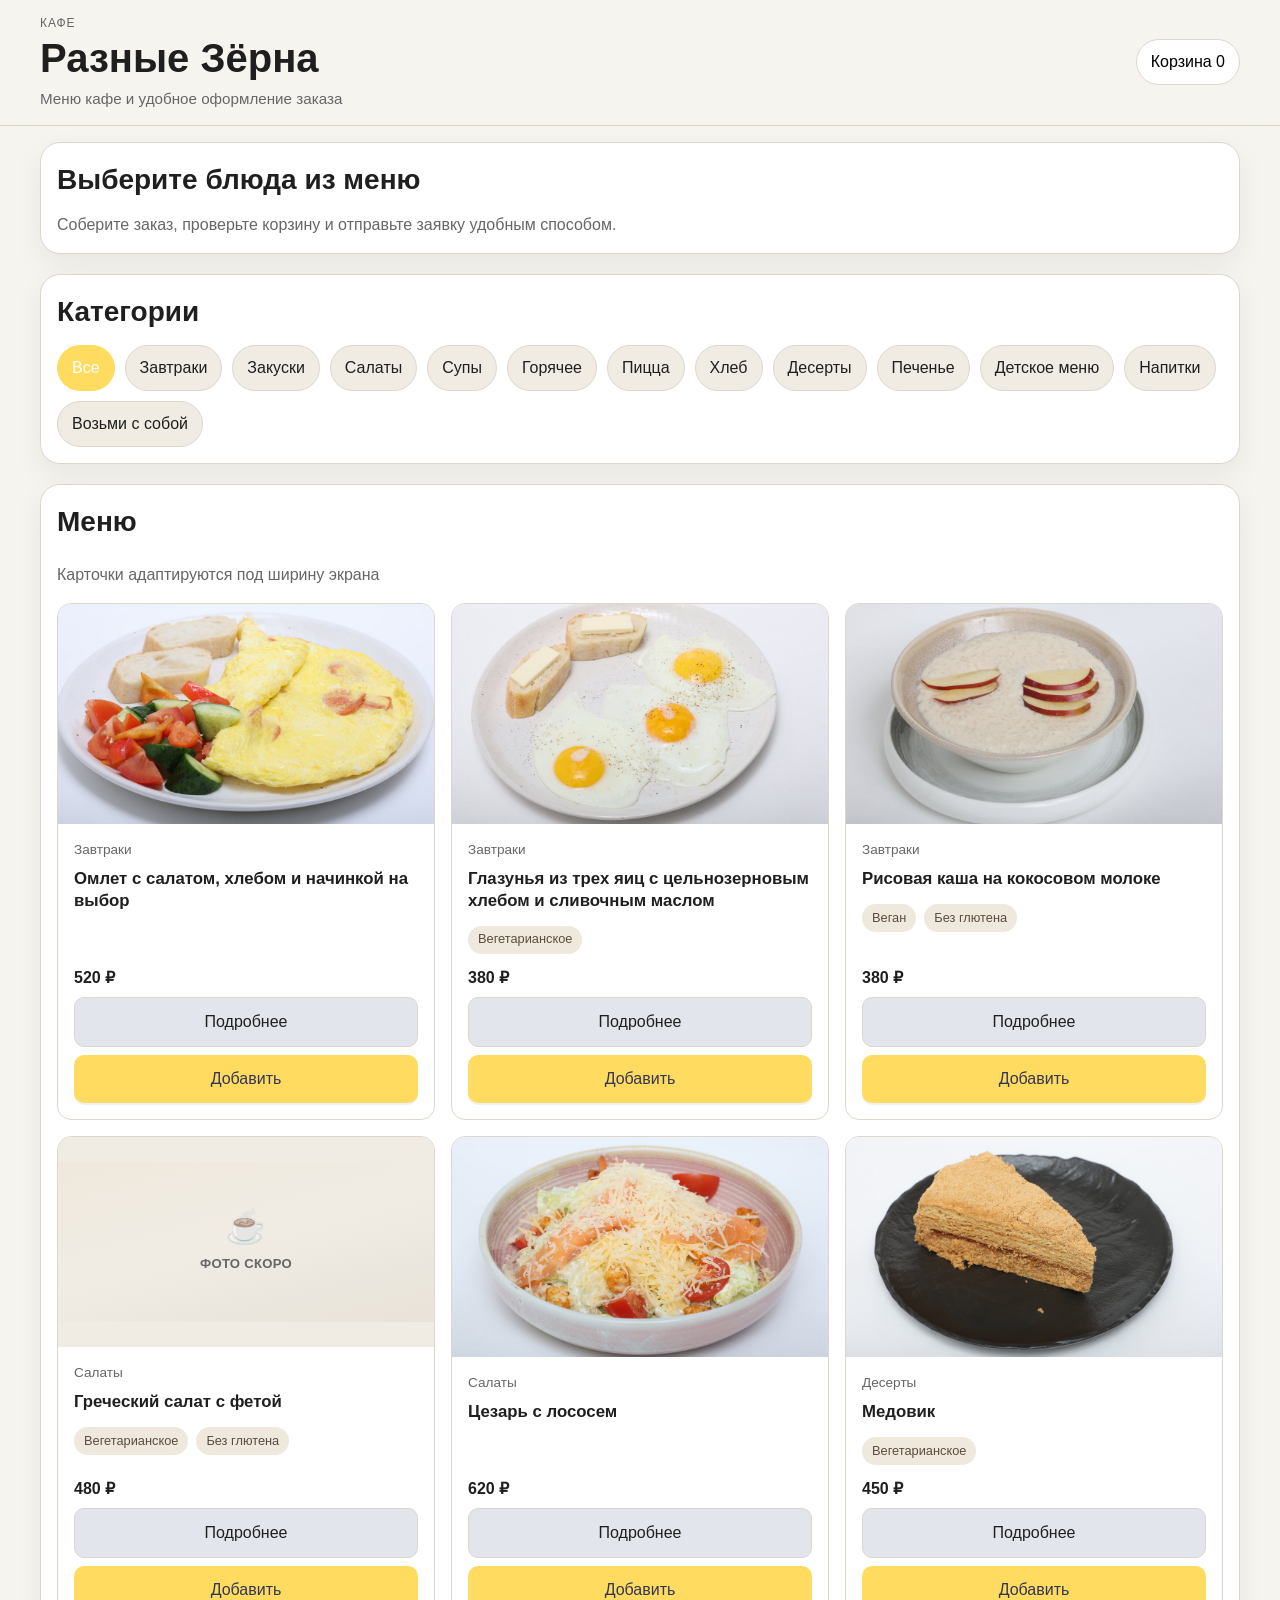
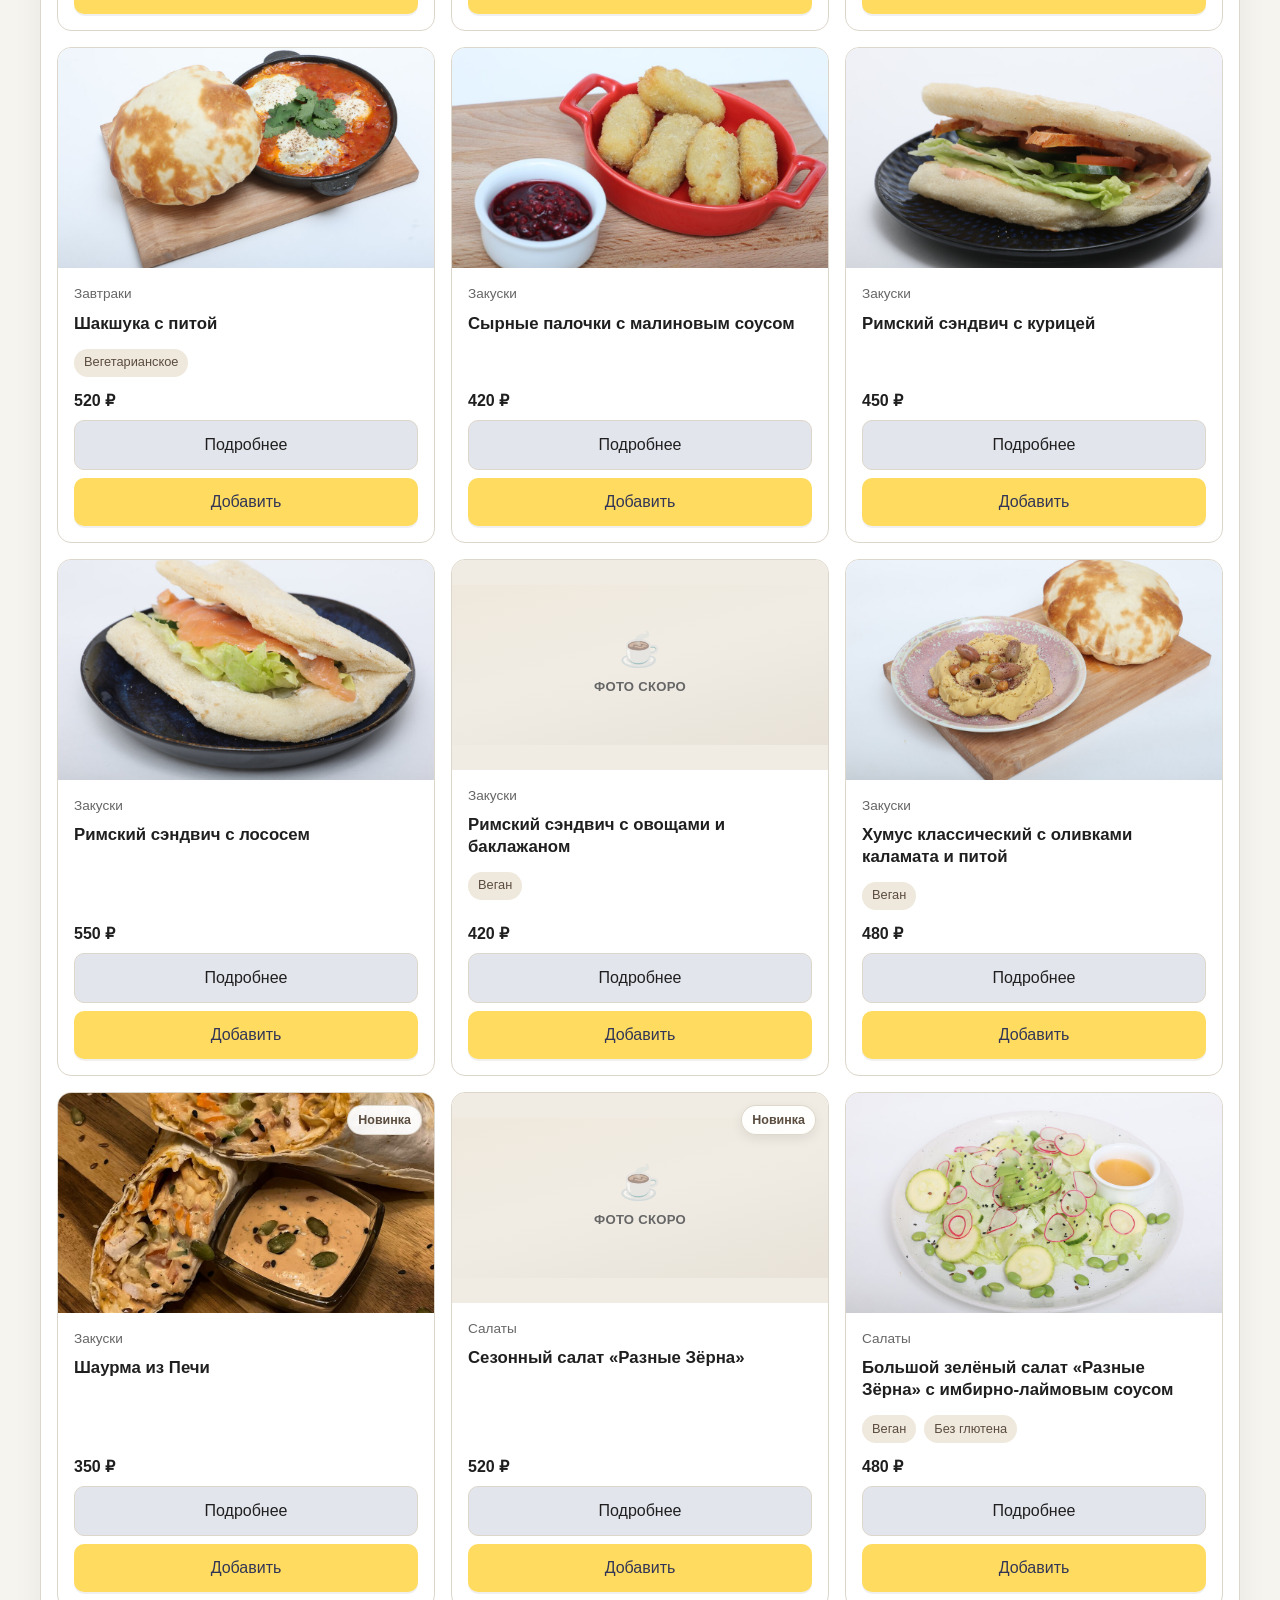
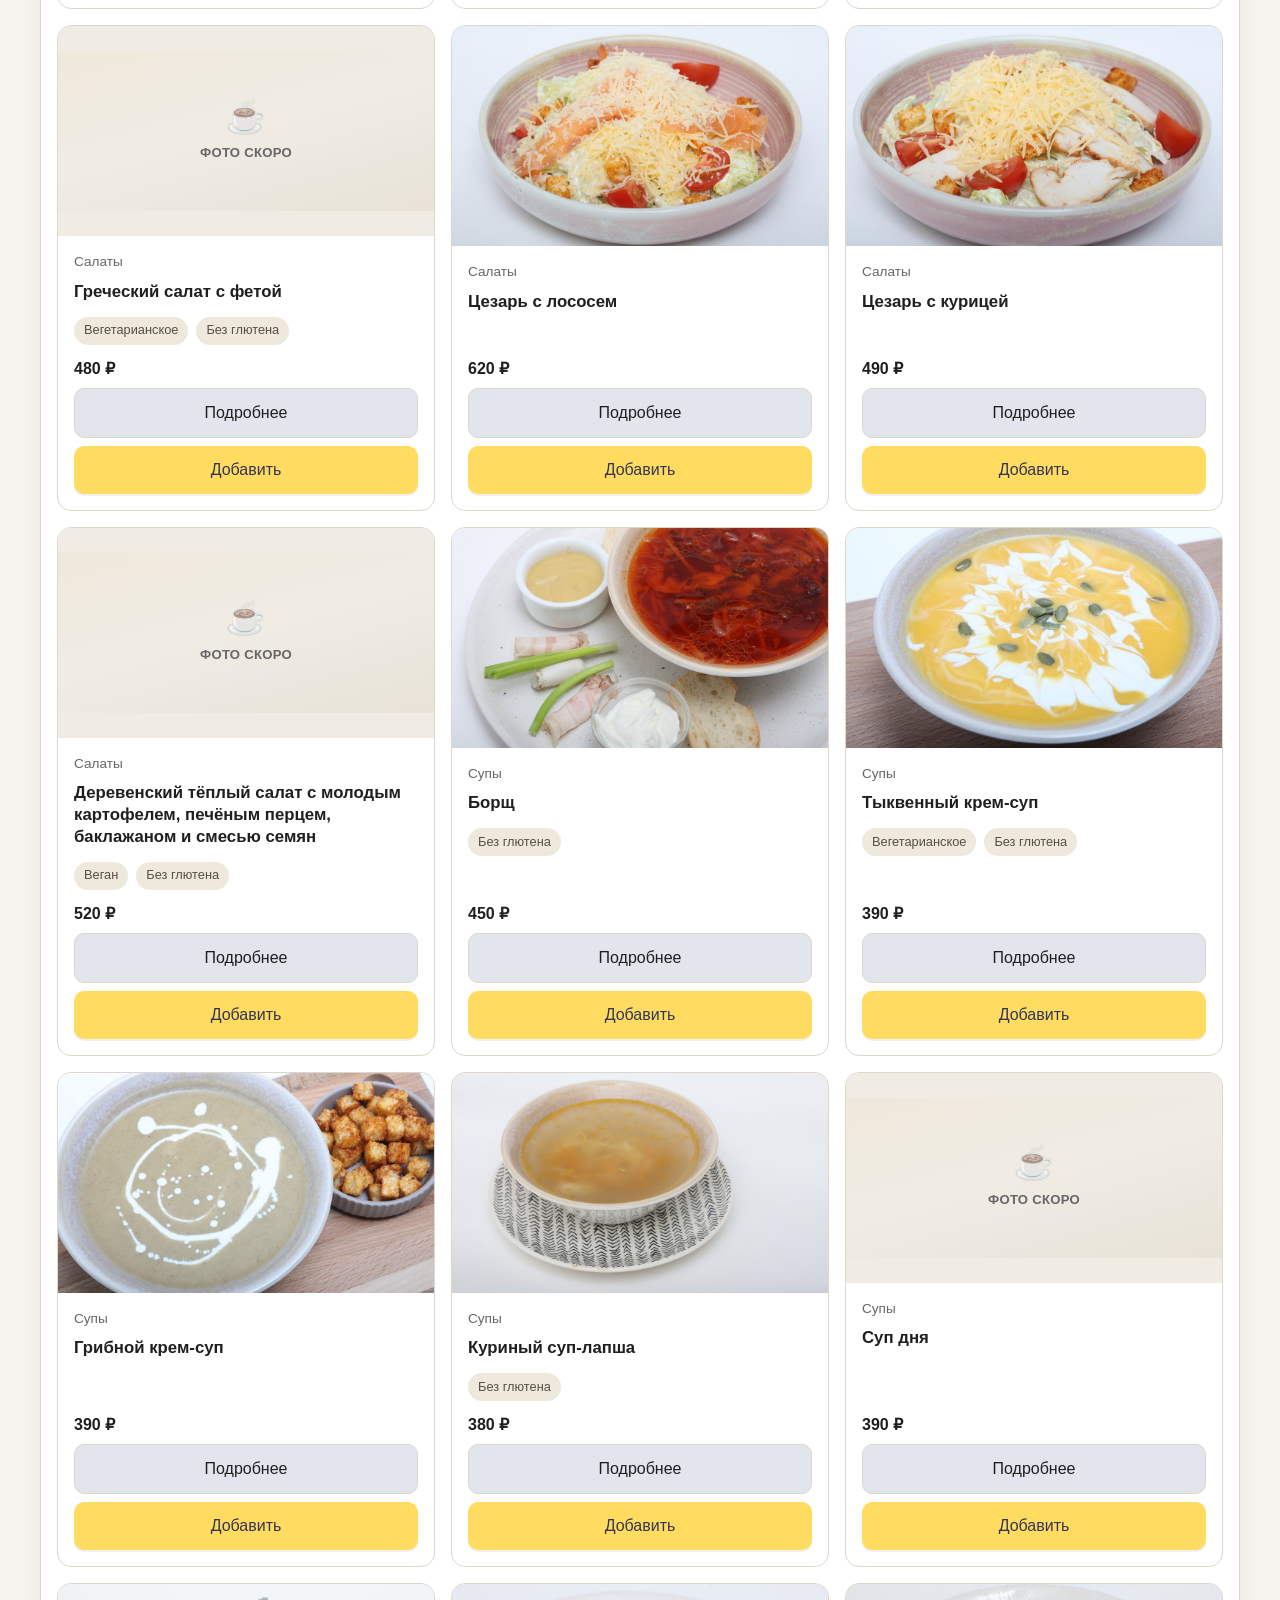
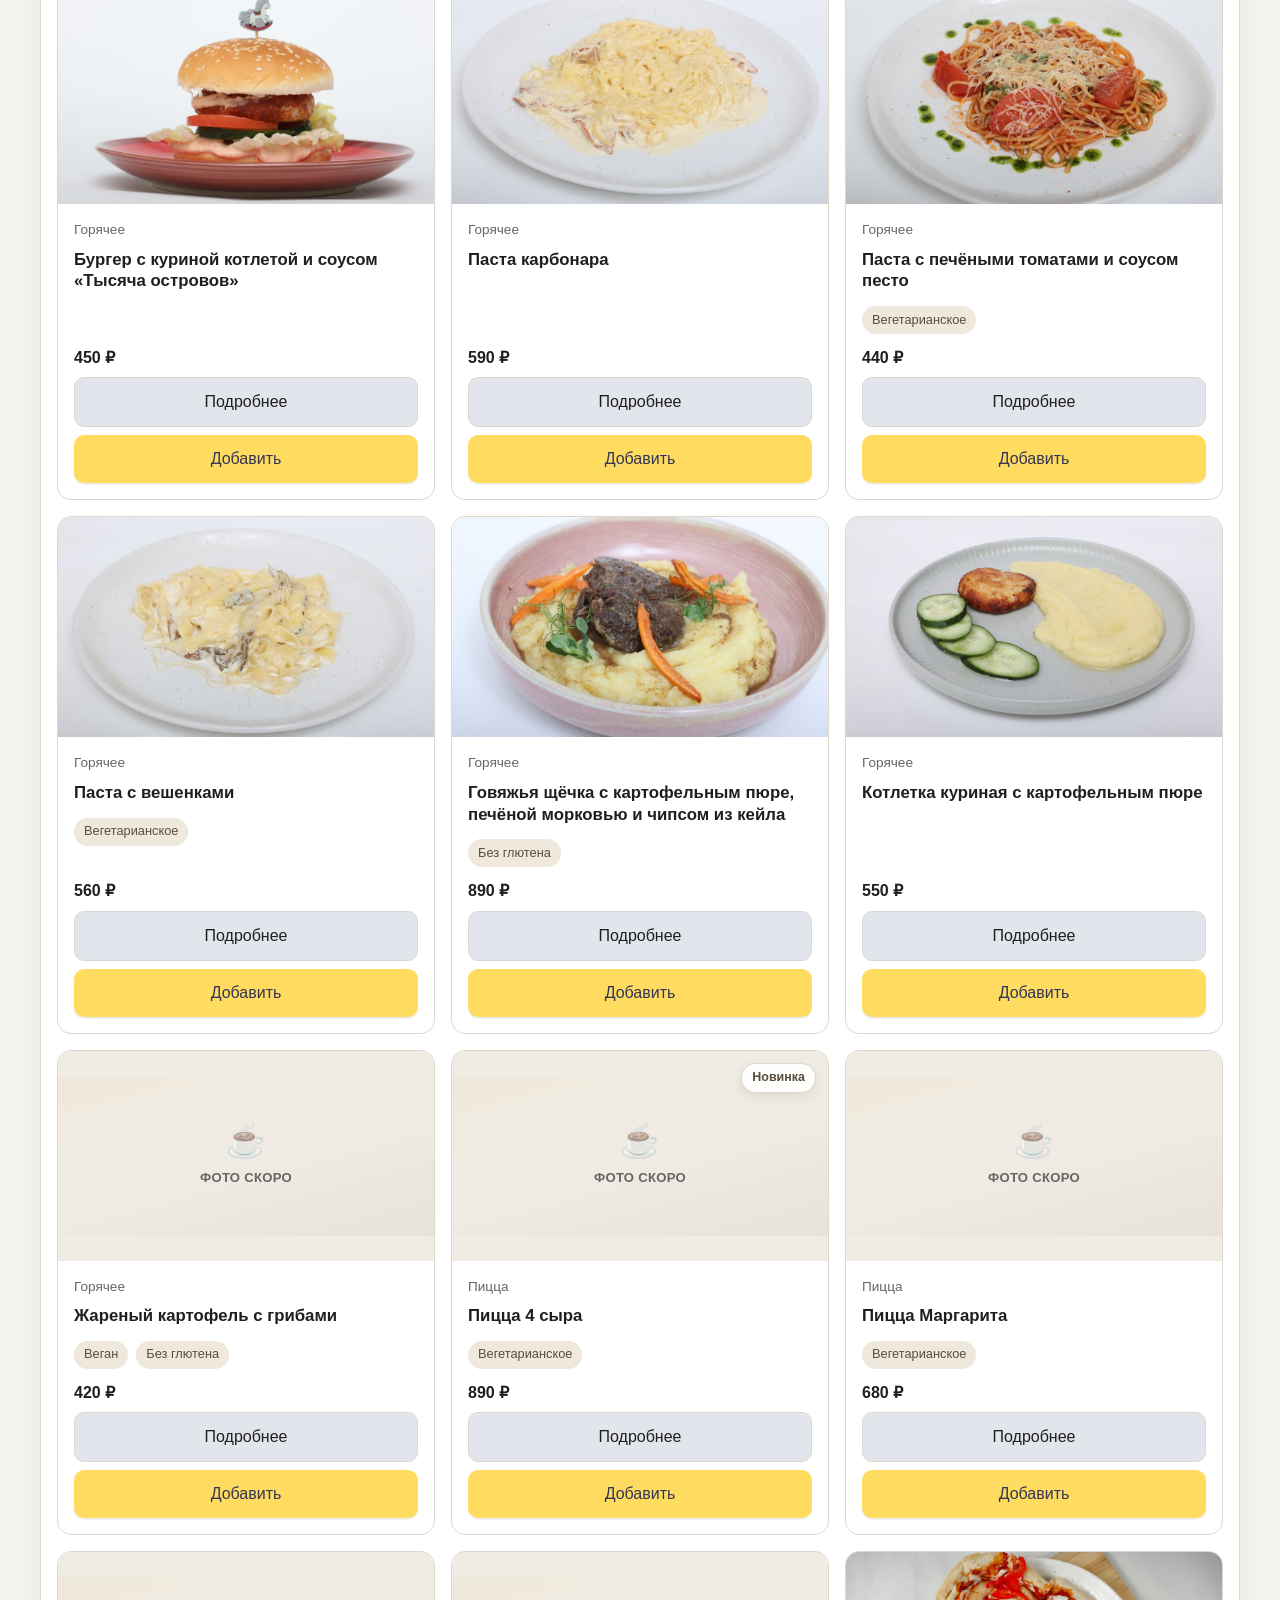
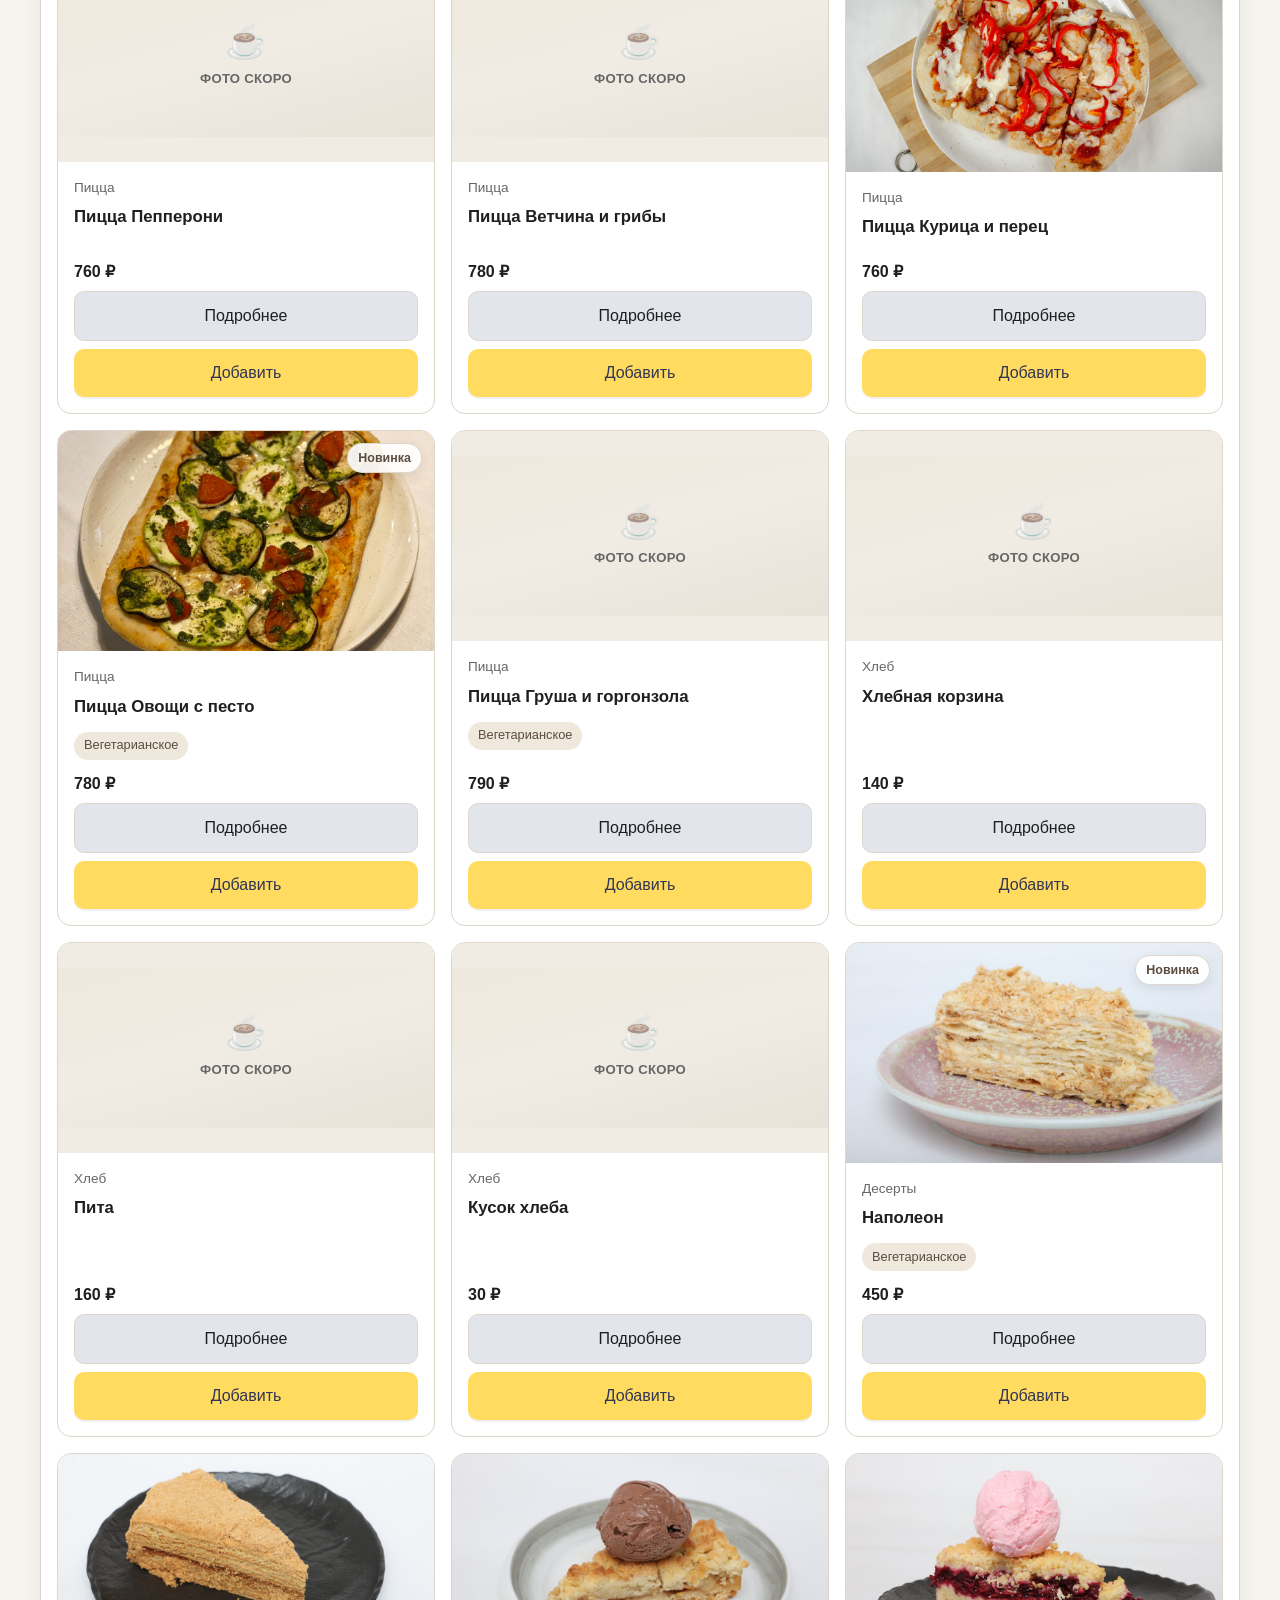
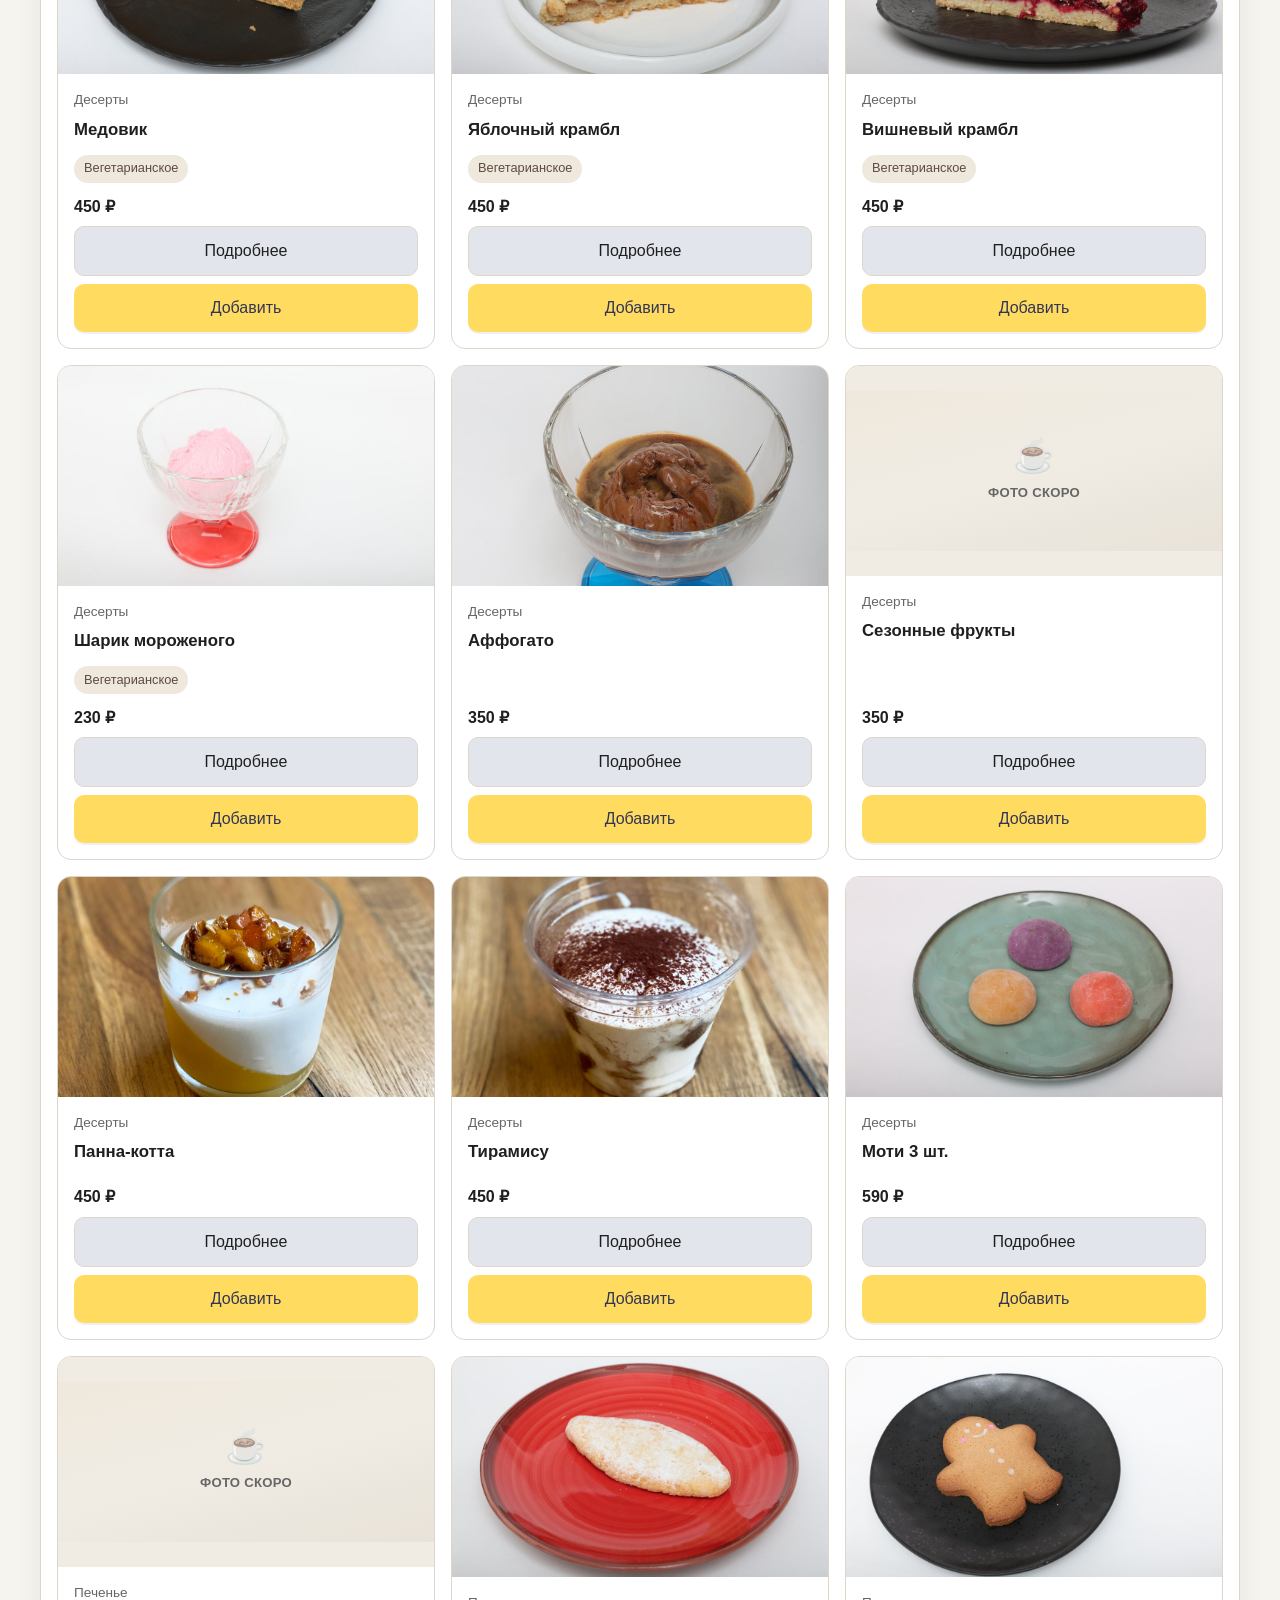
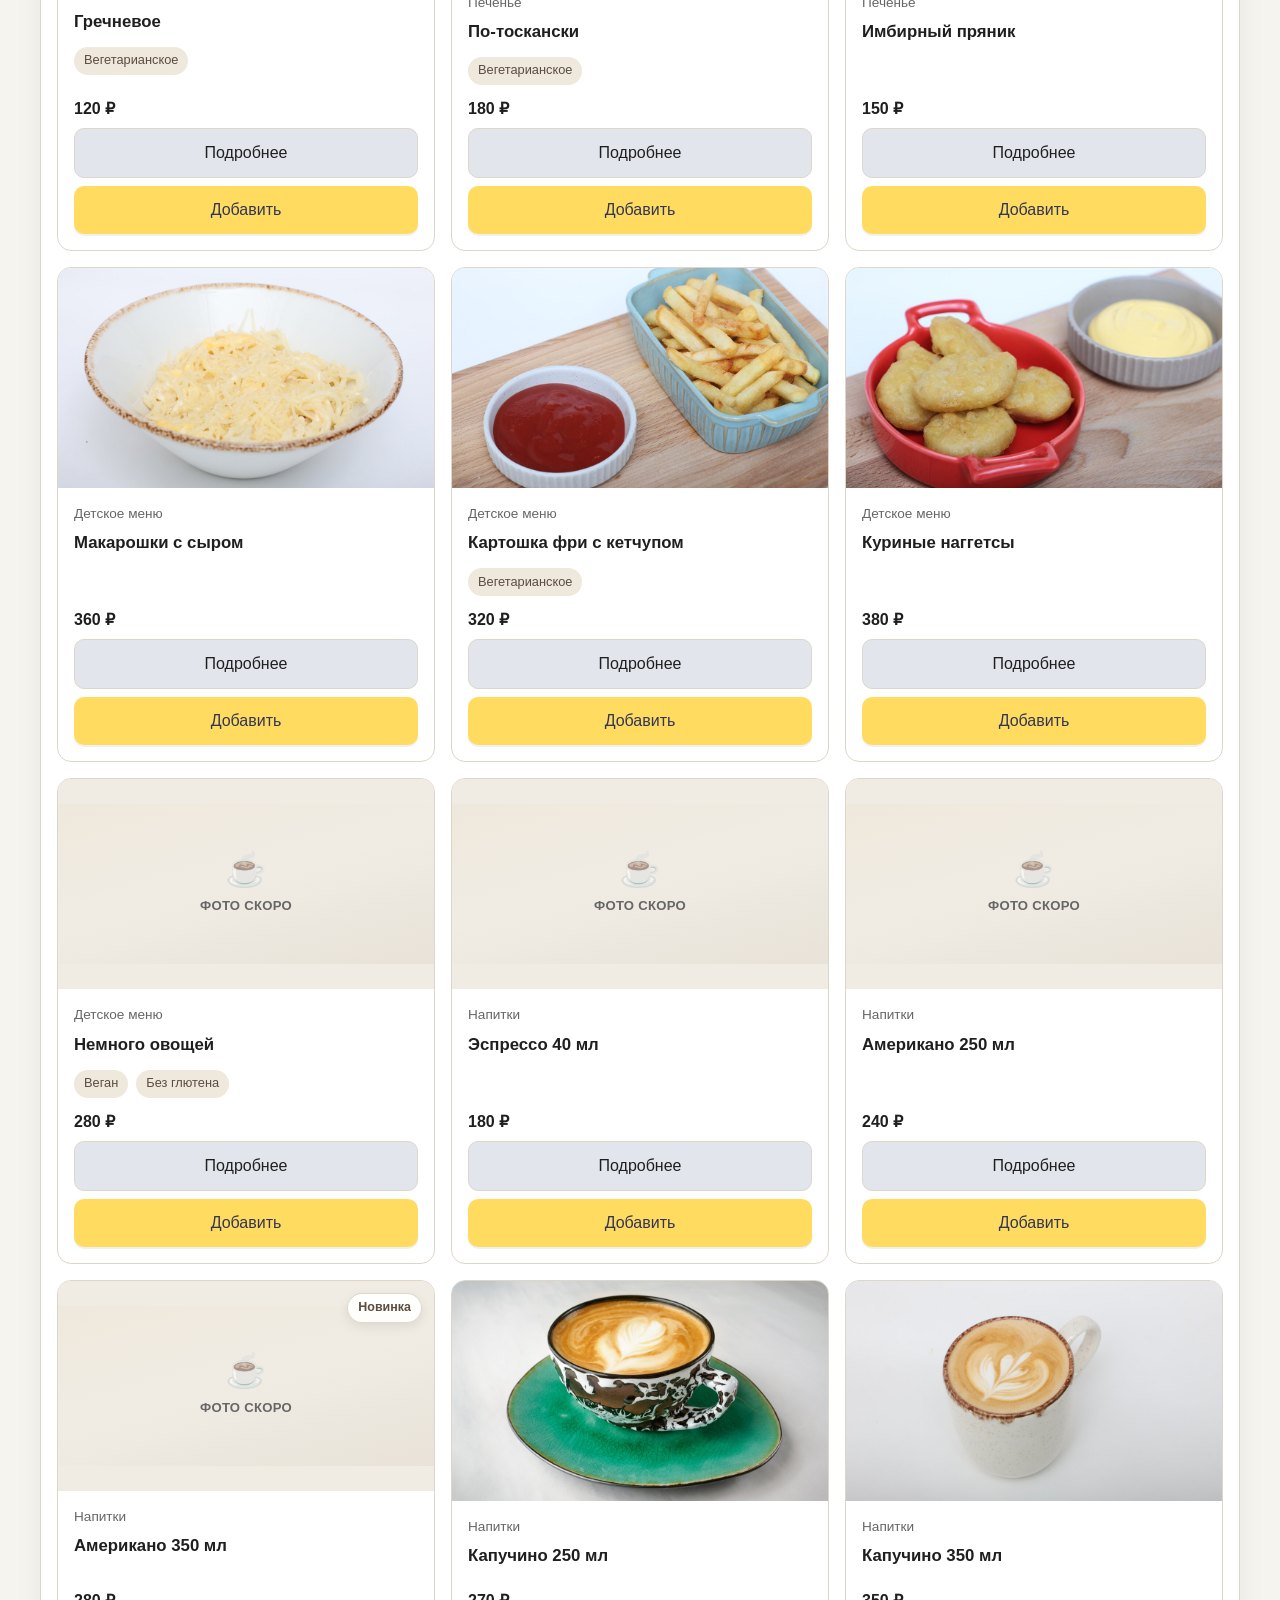
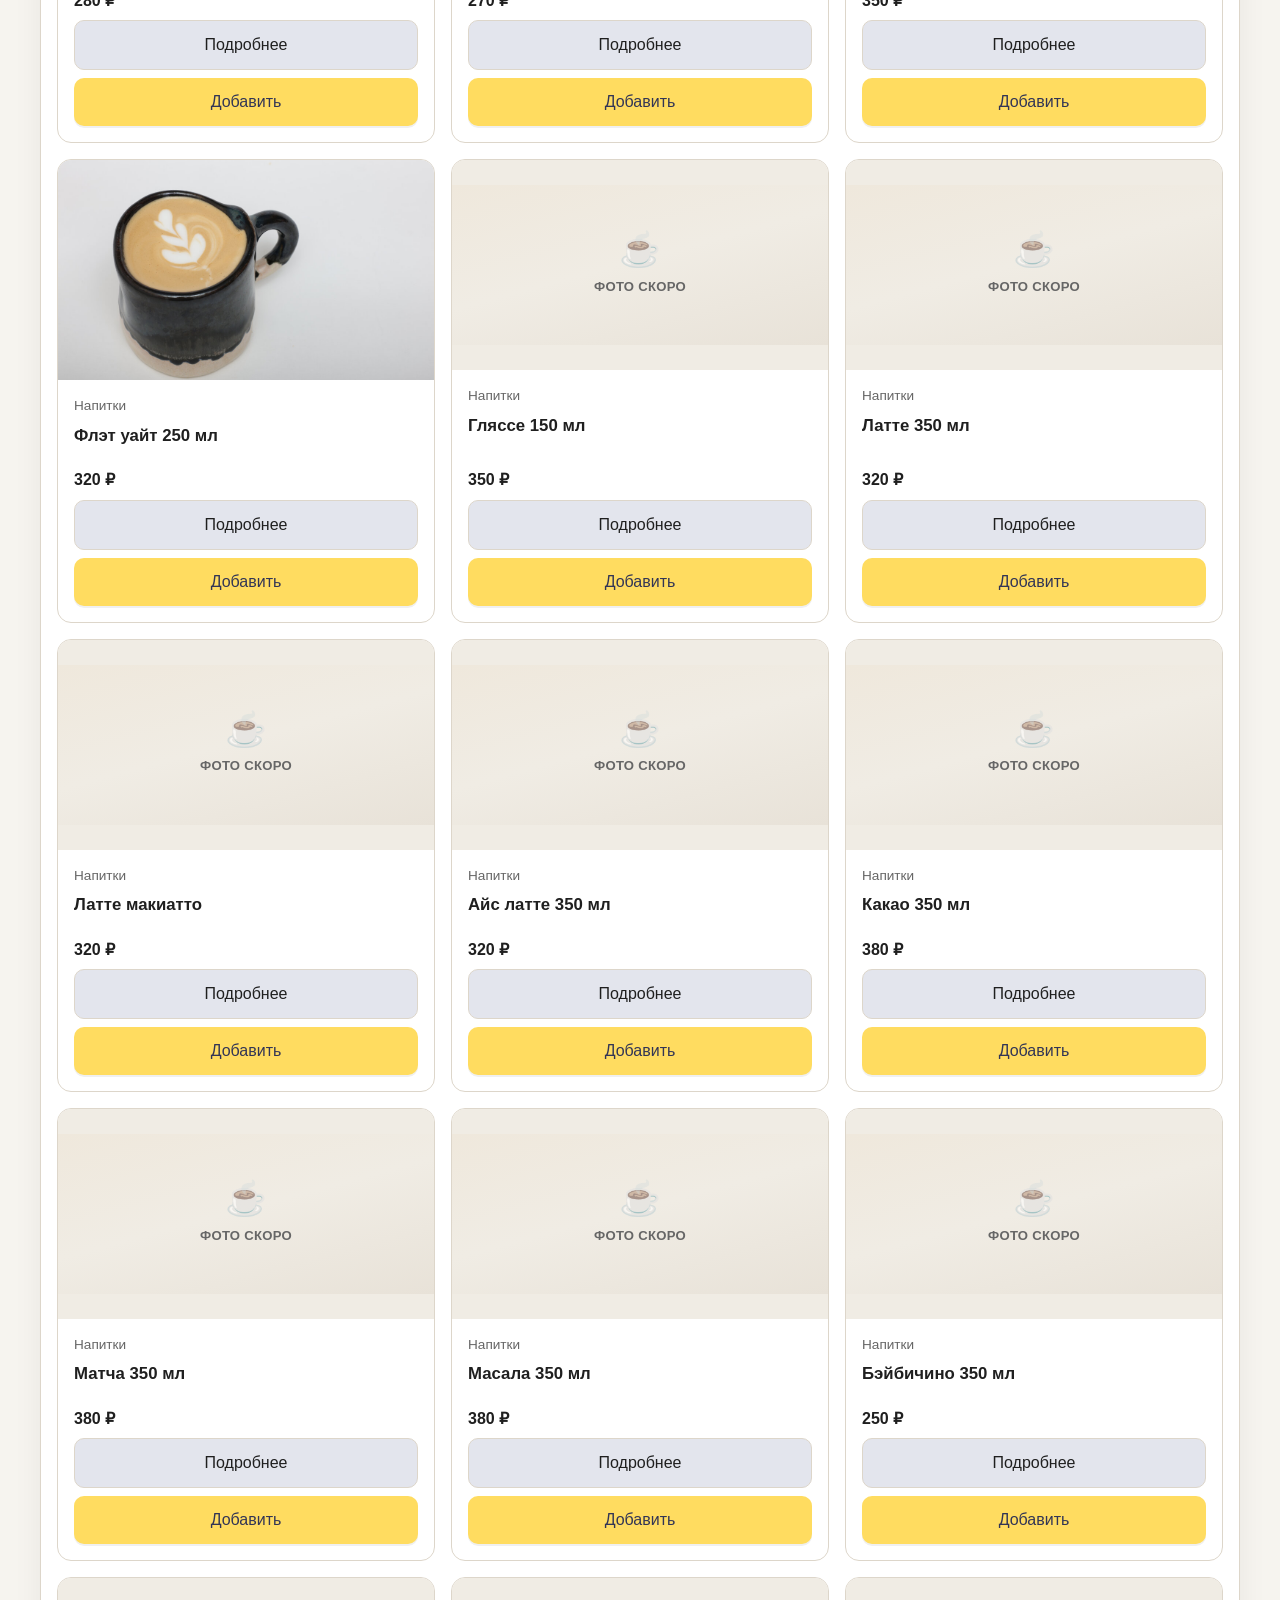
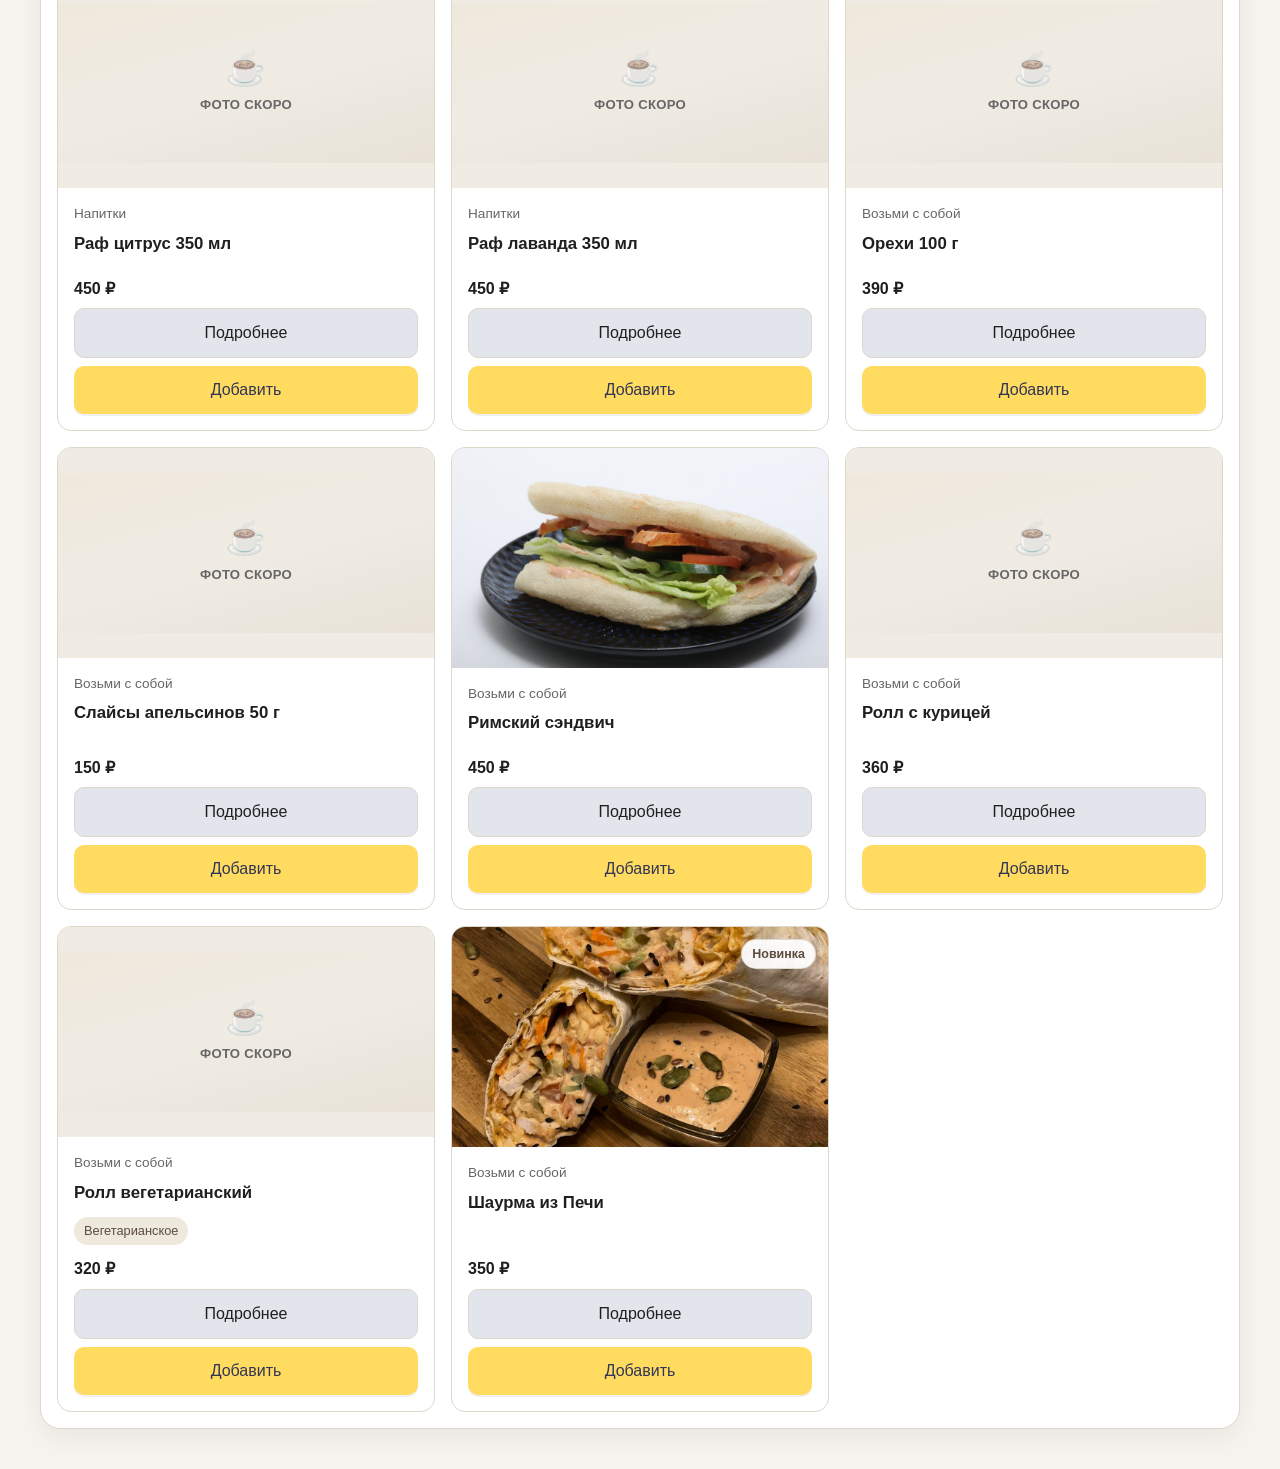
<file: index.html>
<!doctype html>
<html lang="ru">
  <head>
    <meta charset="UTF-8" />
    <meta name="viewport" content="width=device-width, initial-scale=1" />
    <title>Разные Зёрна — меню</title>
    <script src="https://telegram.org/js/telegram-web-app.js"></script>
    <link rel="stylesheet" href="./styles.css" />
  </head>
  <body>
    <header class="site-header">
      <div class="container header-inner">
        <div class="brand-block">
          <p class="eyebrow">Кафе</p>
          <h1>Разные Зёрна</h1>
          <p class="subtitle">Меню кафе и удобное оформление заказа</p>
        </div>

        <button class="cart-toggle" id="cartToggle" type="button">
          Корзина <span id="cartCount">0</span>
        </button>
      </div>
    </header>

    <main class="page">
      <div class="container layout">
        <section class="content">
          <section class="hero-card">
            <h2>Выберите блюда из меню</h2>
            <p>
              Соберите заказ, проверьте корзину и отправьте заявку удобным
              способом.
            </p>
          </section>

          <section class="categories-section">
            <h2>Категории</h2>
            <div class="categories-list" id="categoriesList">
              <!-- категории подставляются из app.js -->
            </div>
          </section>

          <section class="menu-section">
            <div class="section-head">
              <h2>Меню</h2>
              <p>Карточки адаптируются под ширину экрана</p>
            </div>

            <div class="menu-grid" id="menuGrid">
              <!-- карточки меню подставляются из app.js -->
            </div>
          </section>
        </section>

        <aside class="cart-panel" id="cartPanel">
          <button
            class="cart-panel__close"
            id="closeCartBtn"
            type="button"
            aria-label="Закрыть корзину"
          >
            ✕
          </button>
          <div class="cart-panel__header">
            <h2>Корзина</h2>
            <button class="text-btn" id="clearCartBtn" type="button">
              Очистить
            </button>
          </div>

          <div class="cart-items" id="cartItems">
            <div class="cart-empty">
              <p>Пока пусто. Добавьте блюда из меню.</p>
            </div>
          </div>

          <div class="cart-summary">
            <p><span>Позиций</span><strong id="cartTotalCount">0</strong></p>
            <p><span>Итого</span><strong id="cartTotalPrice">0 ₽</strong></p>
          </div>

          <form class="checkout-form" id="checkoutForm">
            <div class="checkout-form__head">
              <h3>Оформление заказа</h3>
              <p>
                Заполните контакты, и мы подтвердим заказ через VK или по
                телефону.
              </p>
            </div>

            <div class="form-grid">
              <label class="form-field">
                <span>Имя *</span>
                <input
                  type="text"
                  name="name"
                  id="orderName"
                  placeholder="Как к вам обращаться"
                  required
                />
              </label>

              <label class="form-field">
                <span>Телефон *</span>
                <input
                  type="tel"
                  id="phone"
                  name="phone"
                  class="form-input"
                  placeholder="+7 (___) ___-__-__"
                  required
                />
              </label>

              <label class="form-field">
                <span>VK ссылка или id</span>
                <input
                  type="text"
                  name="vk"
                  id="orderVk"
                  placeholder="Например: vk.com/cafe_zerna_support или id123456"
                />
              </label>

              <label class="form-field">
                <span>Способ получения *</span>
                <select name="pickupType" id="pickupType" required>
                  <option value="">Выберите вариант</option>
                  <option value="in_cafe">В кафе</option>
                  <option value="takeaway">С собой</option>
                  <option value="preorder">Предзаказ ко времени</option>
                </select>
              </label>

              <label class="form-field form-field--full">
                <span>Комментарий к заказу</span>
                <textarea
                  name="comment"
                  id="orderComment"
                  rows="4"
                  placeholder="Например: без лука, упаковать отдельно, связаться в VK"
                ></textarea>
              </label>
            </div>

            <div class="checkout-form__meta">
              <label class="checkbox-field">
                <input type="checkbox" id="orderPolicy" required />
                <span
                  >Согласна/согласен на обработку заявки и обратную связь по
                  заказу *</span
                >
              </label>

              <label class="checkbox-field">
                <input type="checkbox" id="orderVkNotify" />
                <span>Хочу получать уведомления от сообщества ВКонтакте</span>
              </label>
            </div>

            <div class="checkout-form__actions">
              <button type="submit" class="primary-btn" id="orderSubmitBtn">
                Отправить заказ
              </button>
            </div>

            <p class="checkout-form__note">
              После отправки покажем подтверждение на странице, а затем можно
              подключить отправку в VK-бота.
            </p>
          </form>

          <div class="order-success" id="orderSuccess" hidden>
            <div class="order-success__inner">
              <p class="order-success__eyebrow">Готово</p>
              <h3 class="order-success__title">Заказ принят</h3>
              <p class="order-success__id">
                Номер заявки: <strong id="successOrderId">—</strong>
              </p>
              <p class="order-success__text" id="orderSuccessText"></p>
              <button type="button" class="primary-btn" id="newOrderBtn">
                Оформить ещё один заказ
              </button>
            </div>
          </div>

          <!-- <button
            class="primary-btn checkout-btn"
            id="checkoutBtn"
            type="button"
          >
            Оформить заказ
          </button> -->
        </aside>
      </div>
    </main>
    <div class="cart-overlay" id="cartOverlay" hidden></div>

    <div class="mobile-cart-bar">
      <button
        class="primary-btn mobile-cart-btn"
        id="mobileCartBtn"
        type="button"
      >
        Корзина · 0 ₽
      </button>
    </div>

    <dialog class="product-modal" id="productModal">
      <div class="product-modal__dialog">
        <button
          class="product-modal__close"
          id="closeProductModal"
          type="button"
          aria-label="Закрыть окно"
        >
          ✕
        </button>

        <div class="product-modal__image" id="modalImage">Фото</div>

        <div class="product-modal__content">
          <p class="product-modal__category" id="modalCategory"></p>
          <h2 class="product-modal__title" id="modalTitle"></h2>
          <p class="product-modal__price" id="modalPrice"></p>
          <p class="product-modal__description" id="modalDescription"></p>

          <div class="product-modal__section">
            <h3>Состав</h3>
            <ul class="product-list" id="modalComposition"></ul>
          </div>

          <div class="product-modal__section">
            <h3>КБЖУ</h3>
            <div class="nutrition-grid" id="modalNutrition"></div>
          </div>

          <div class="product-modal__section">
            <h3>Аллергены</h3>
            <div class="allergens-row" id="modalAllergens"></div>
          </div>

          <div class="product-modal__section" id="modalNoteWrap">
            <h3>Примечание</h3>
            <p class="product-modal__note" id="modalNote"></p>
          </div>
          <div
            class="product-modal__section"
            id="modalModifiersWrap"
            style="display: none"
          >
            <h3>Добавить по желанию</h3>
            <div class="modifiers-list" id="modalModifiers"></div>
          </div>

          <button class="primary-btn" id="modalAddToCart" type="button">
            Добавить в корзину
          </button>
        </div>
      </div>
    </dialog>

    <div
      id="toast"
      class="toast"
      role="status"
      aria-live="polite"
      aria-atomic="true"
    >
      <div class="toast__inner">
        <div class="toast__mark" aria-hidden="true">✓</div>
        <div class="toast__copy">
          <p class="toast__title" id="toastMessage"></p>
          <p class="toast__subtitle" id="toastSubtitle" hidden></p>
        </div>
      </div>
    </div>
    <script src="./app.js"></script>
  </body>
</html>
</file>
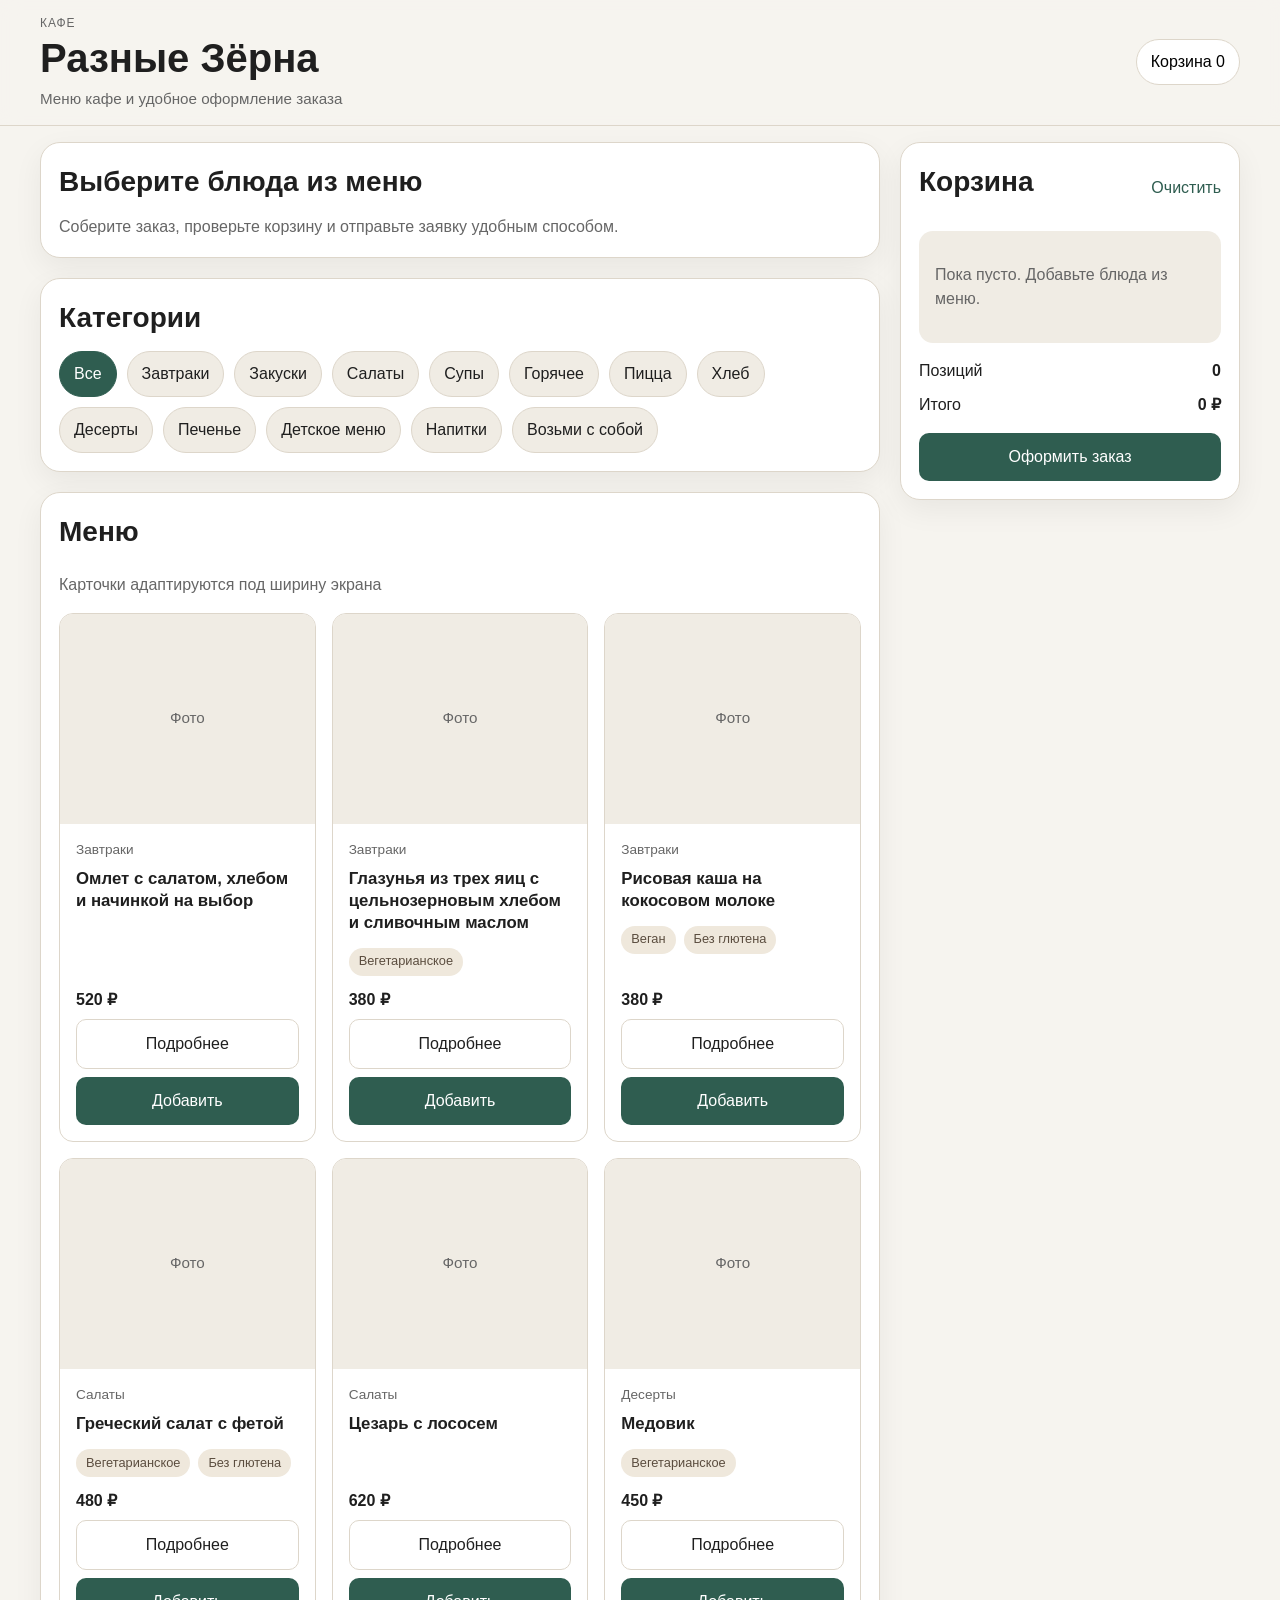
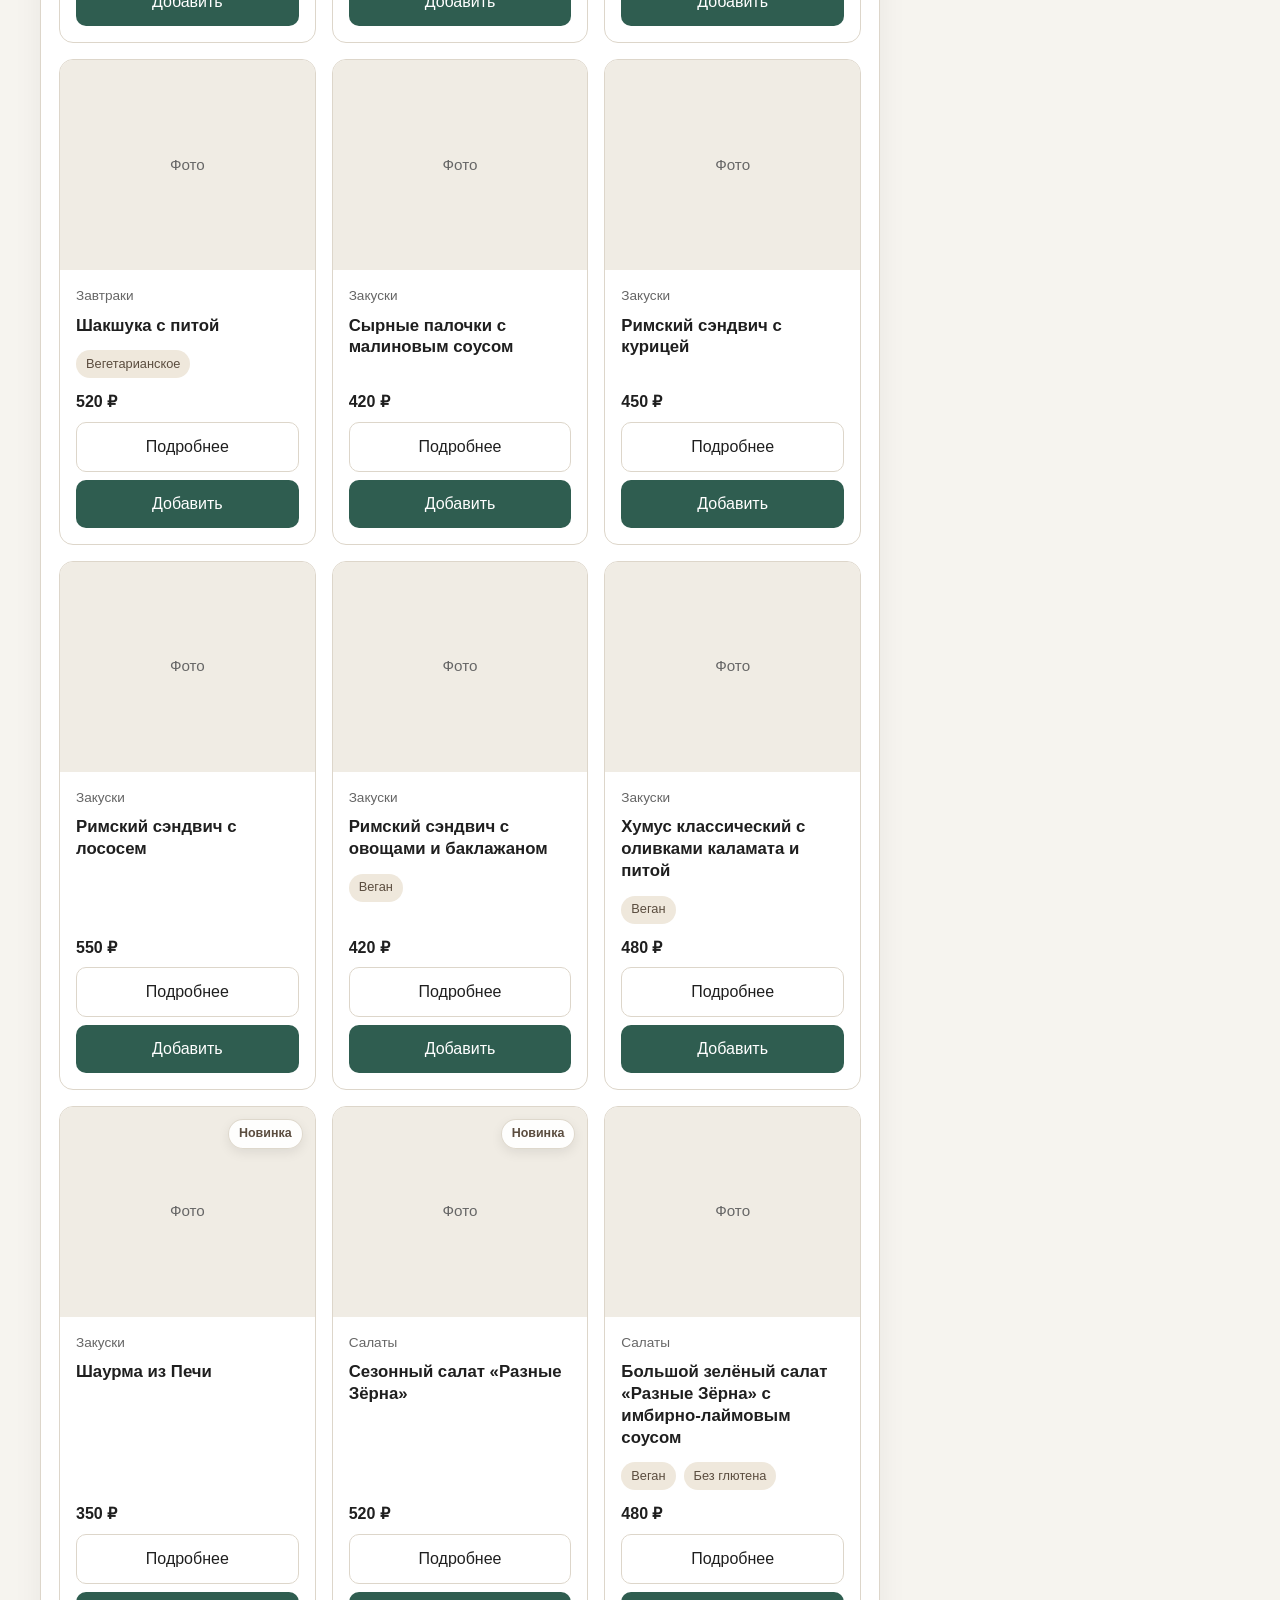
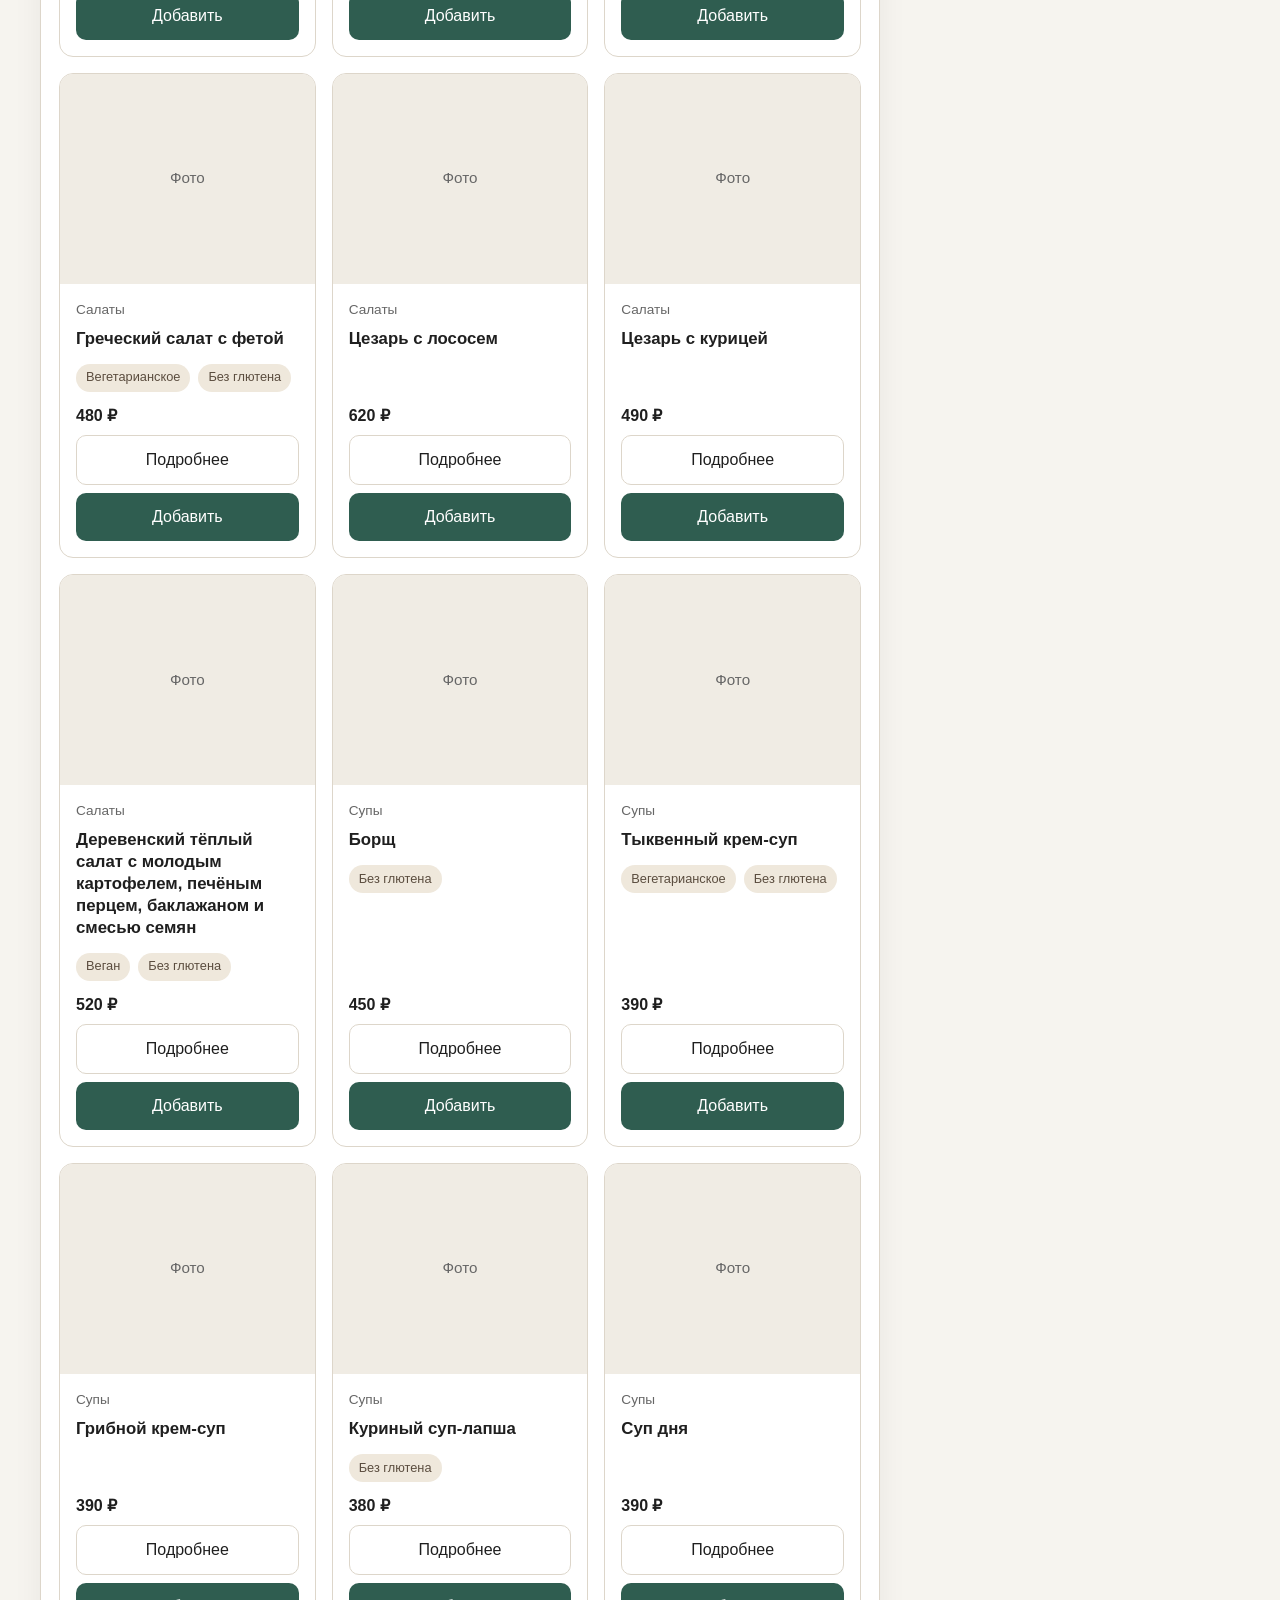
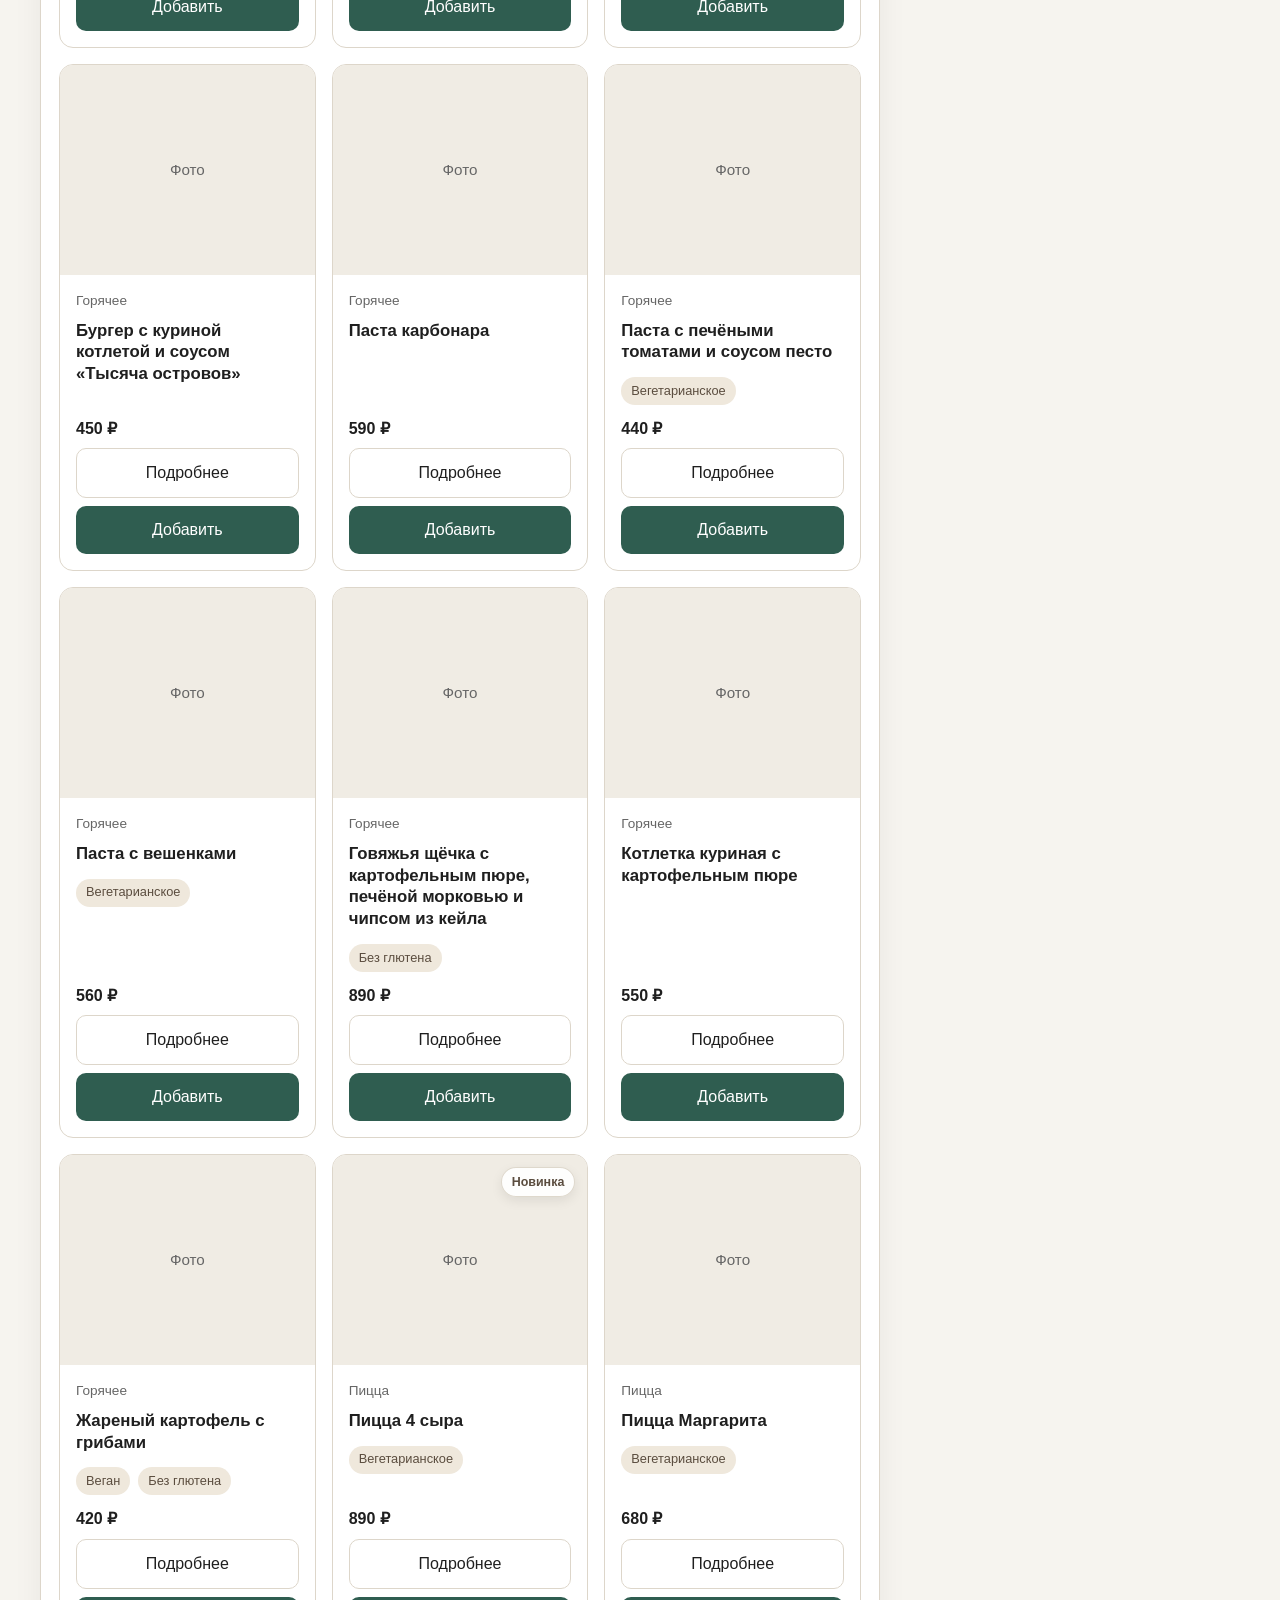
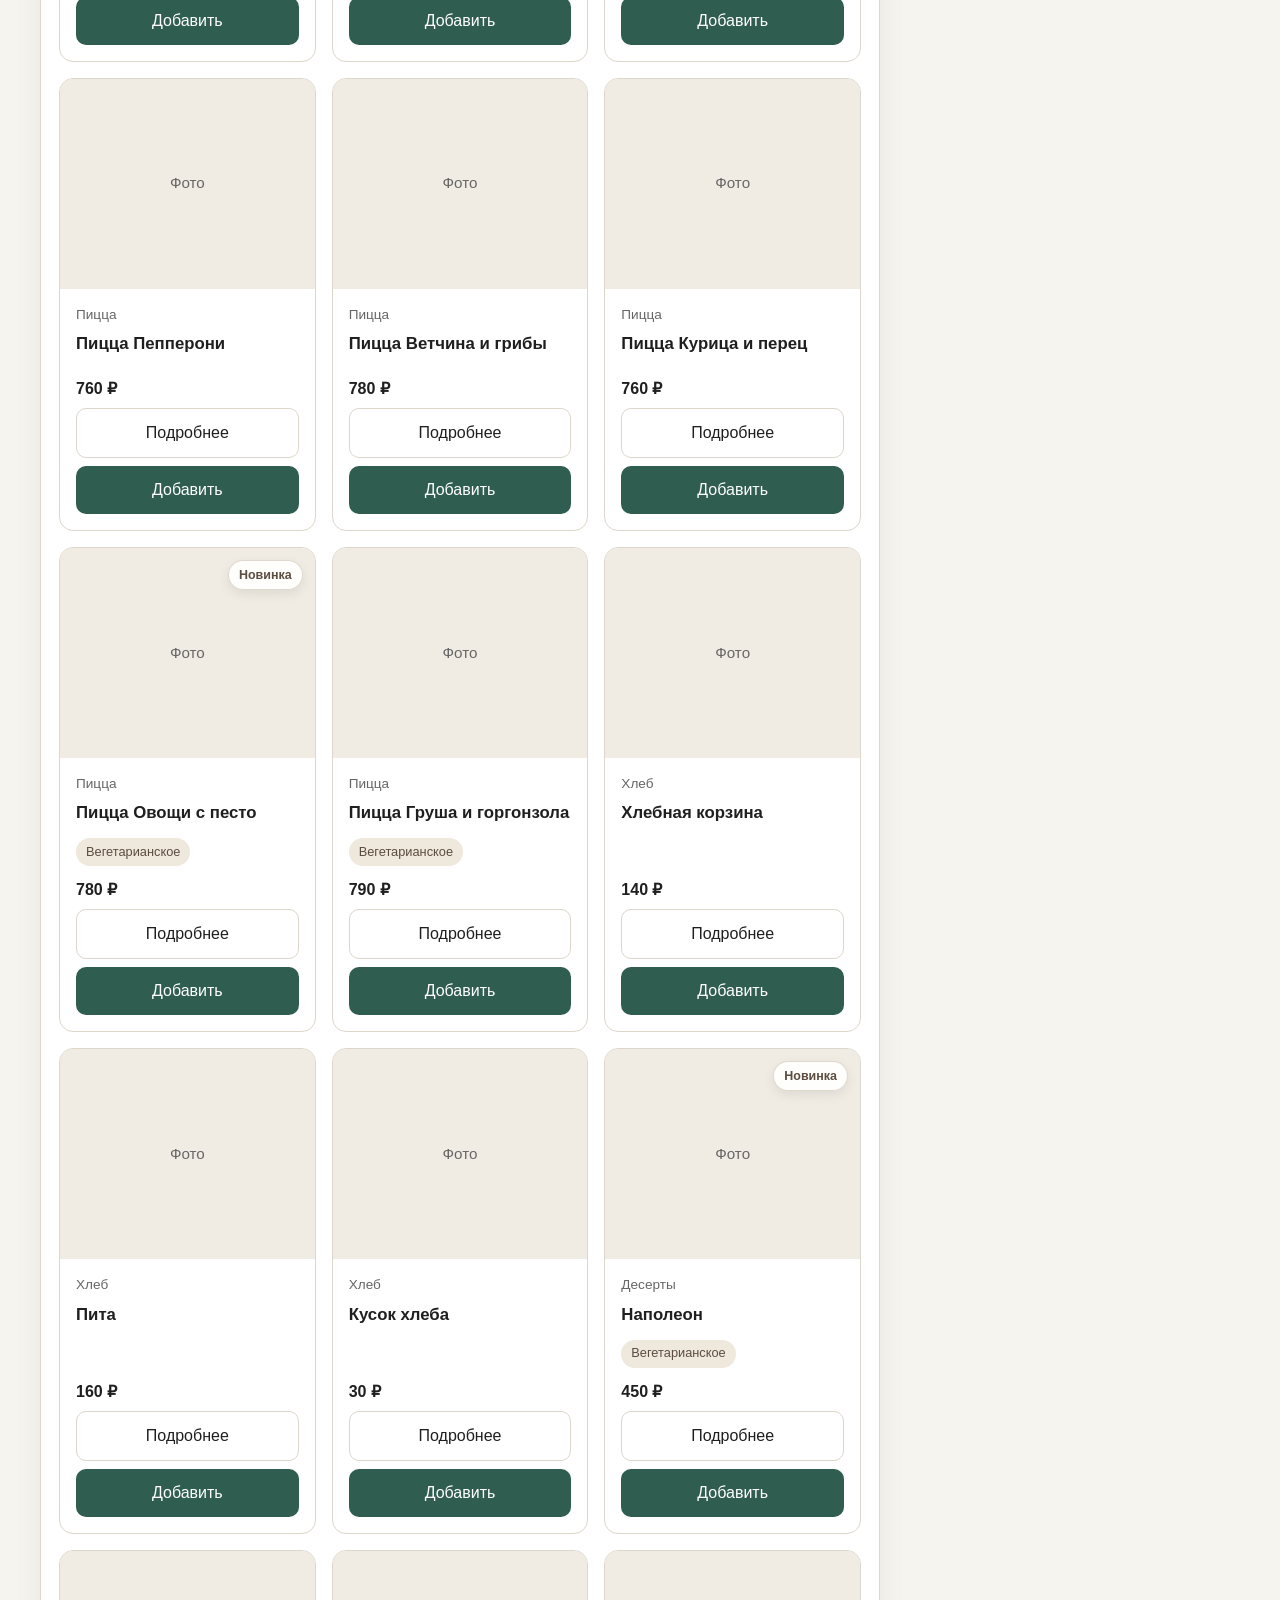
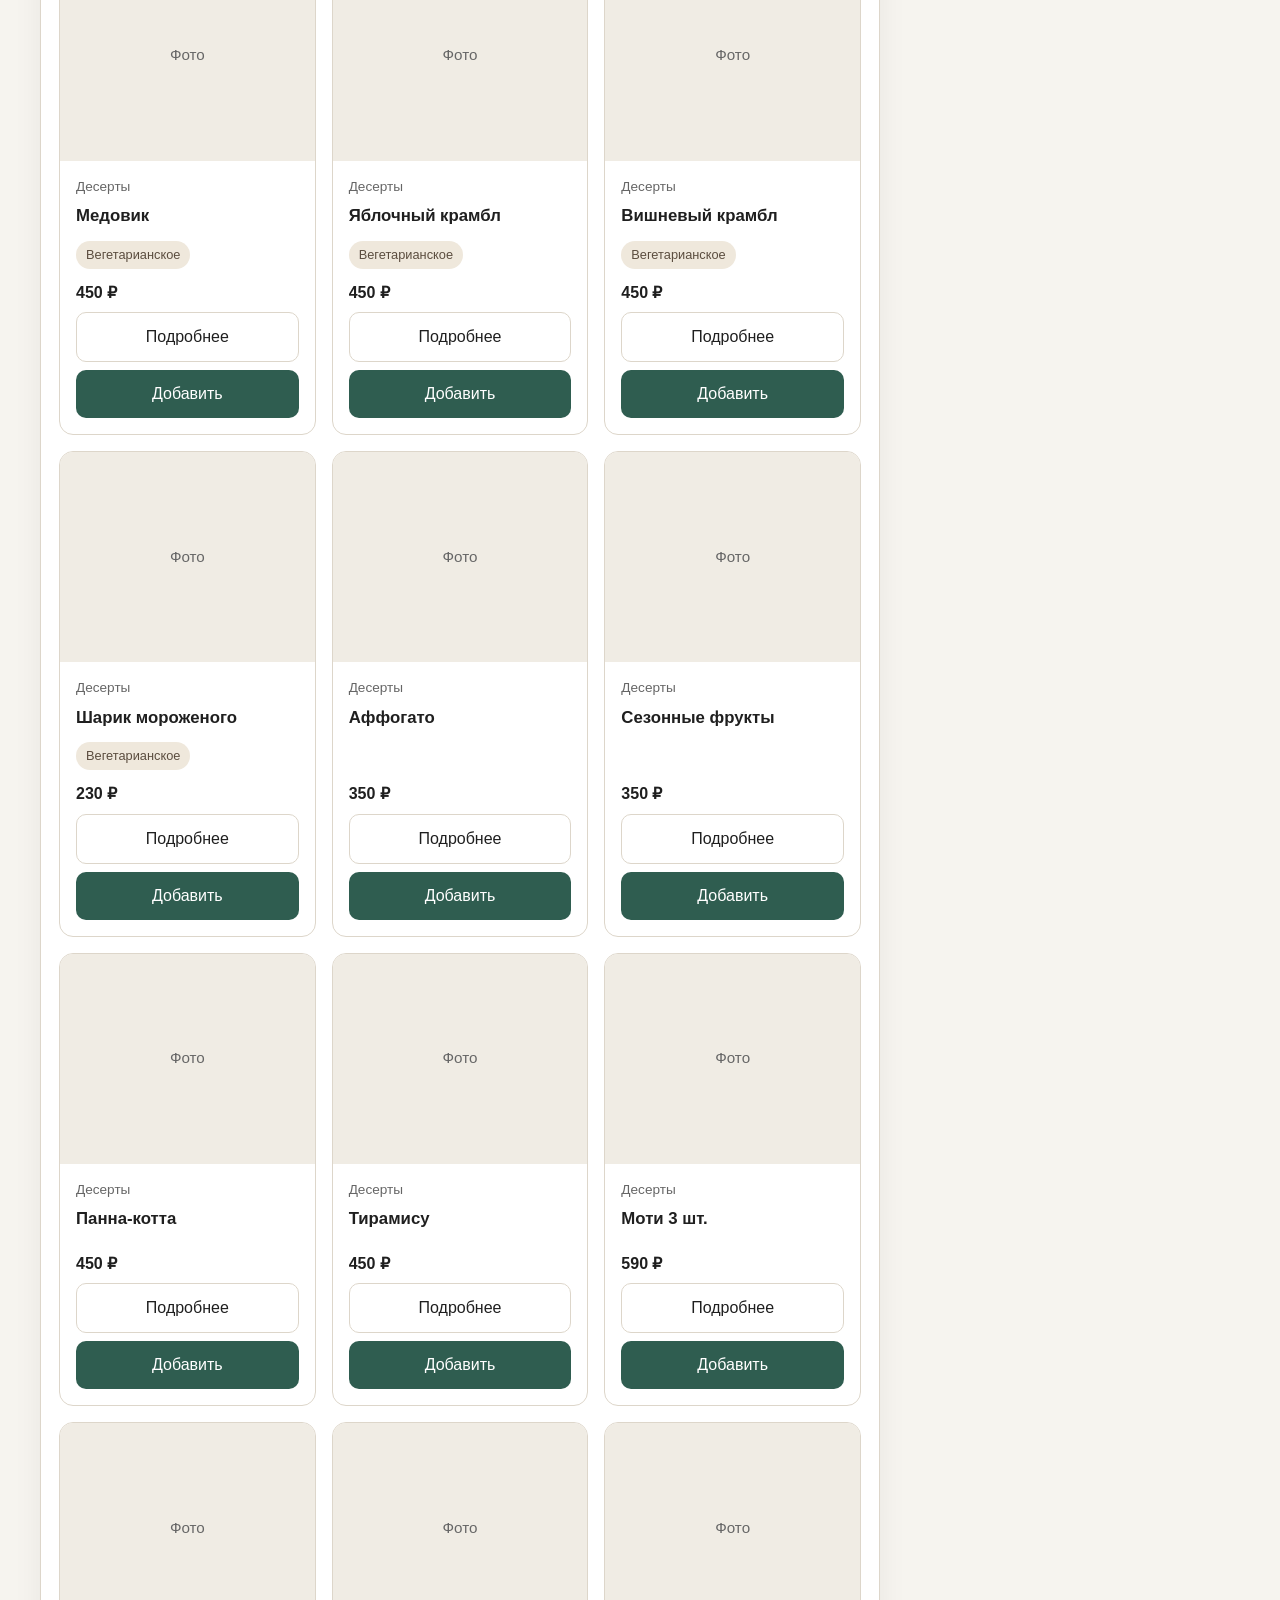
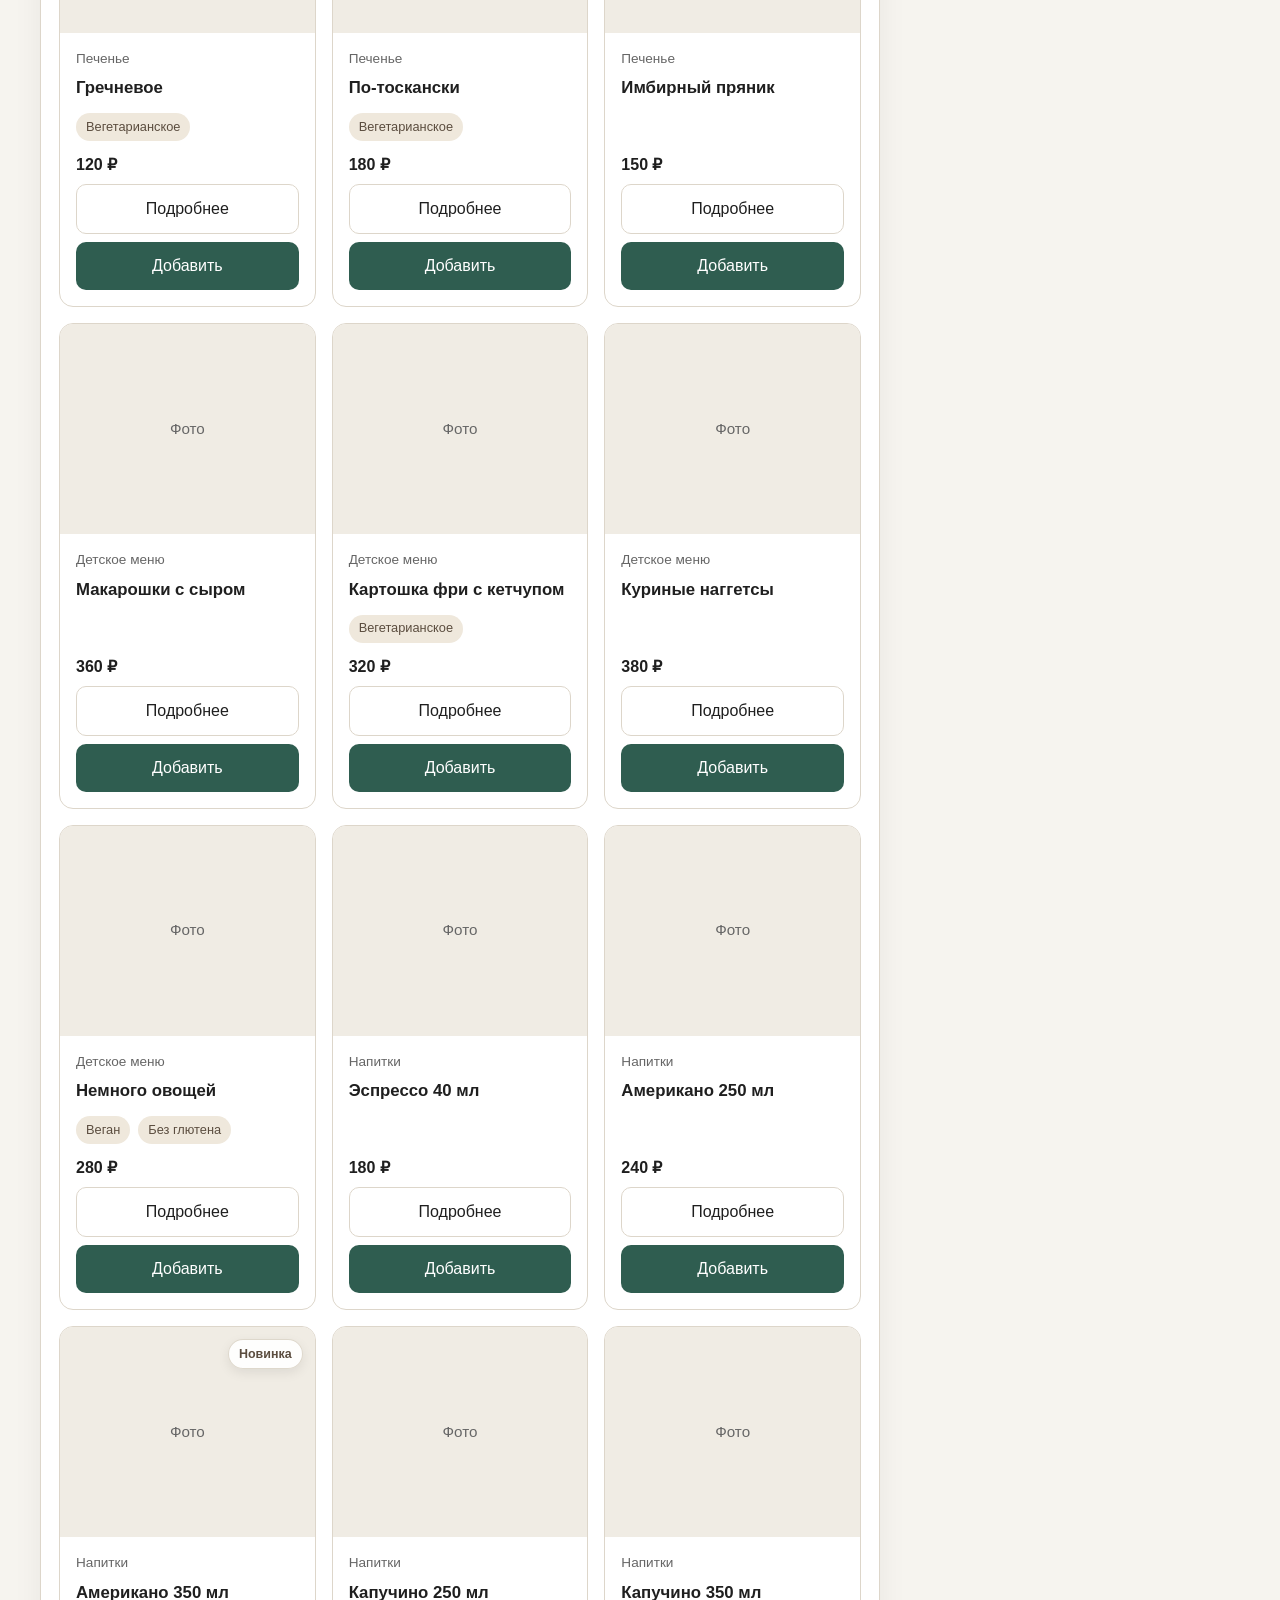
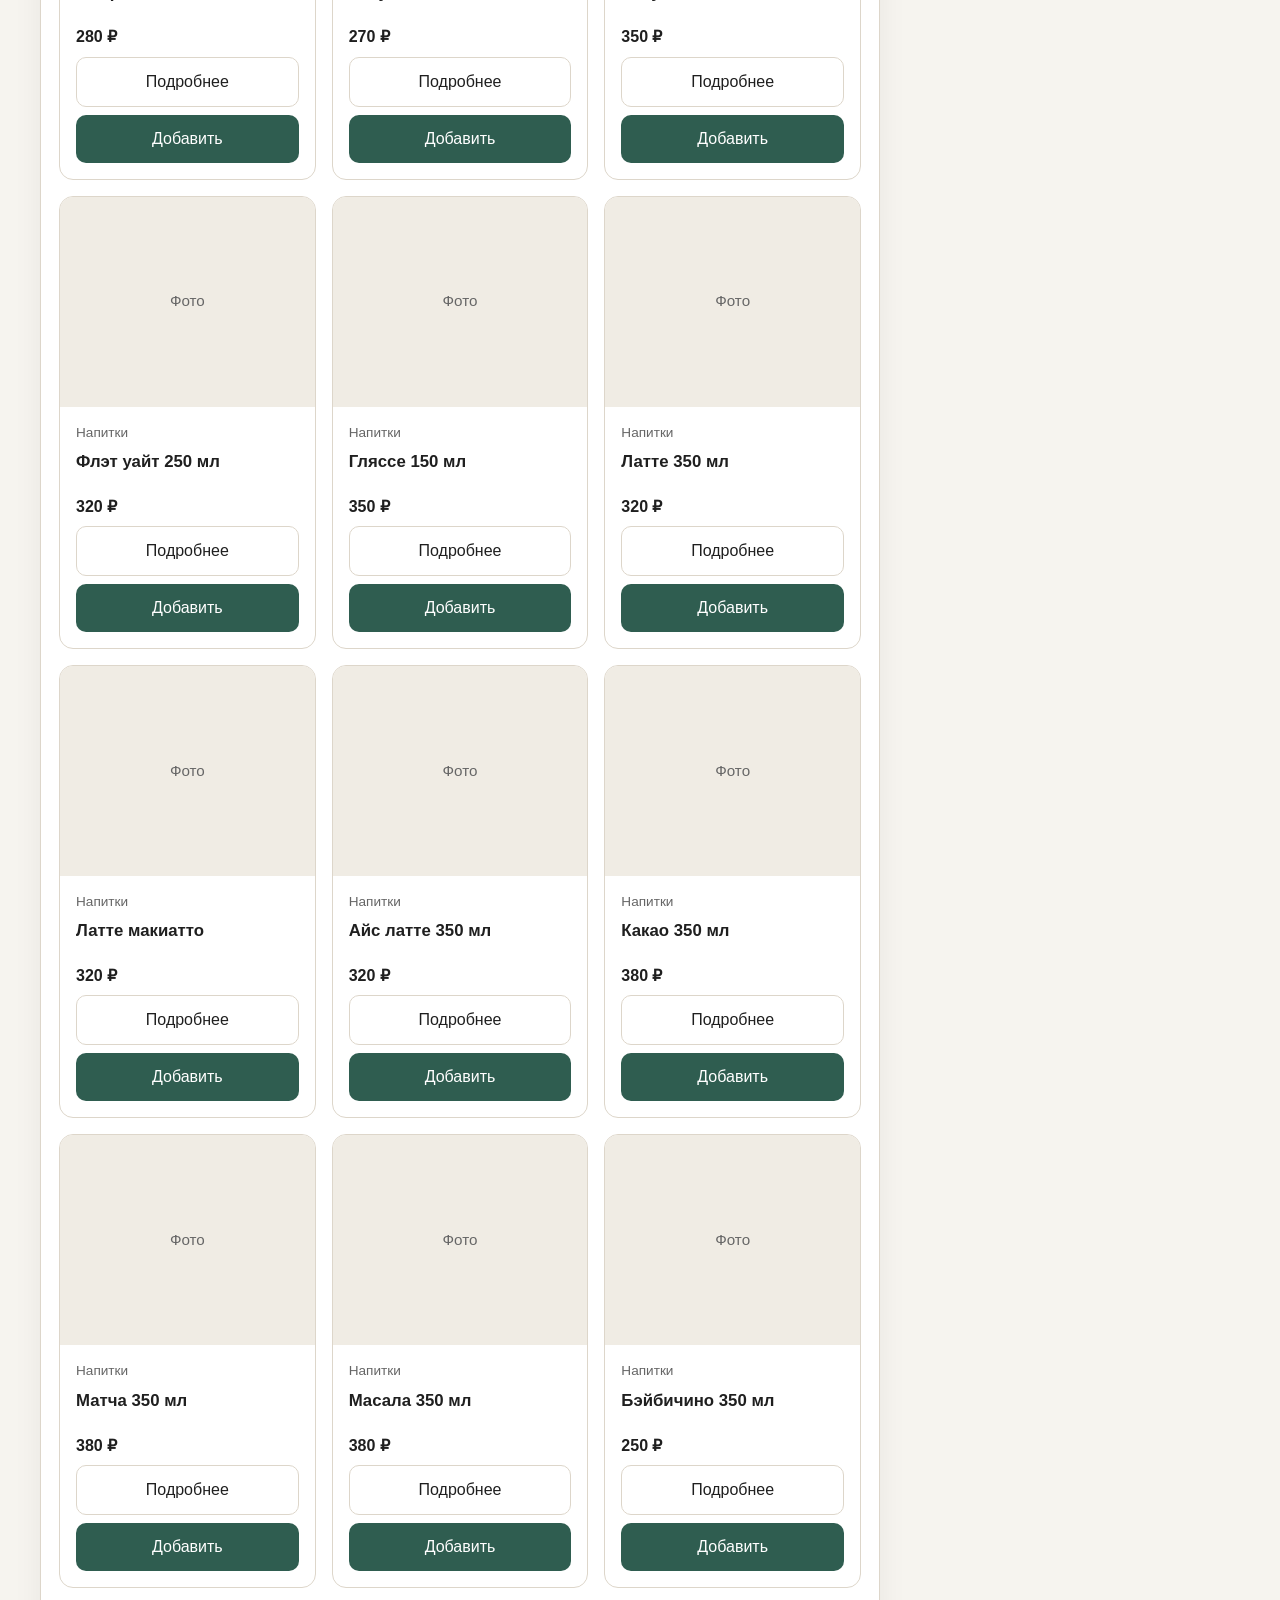
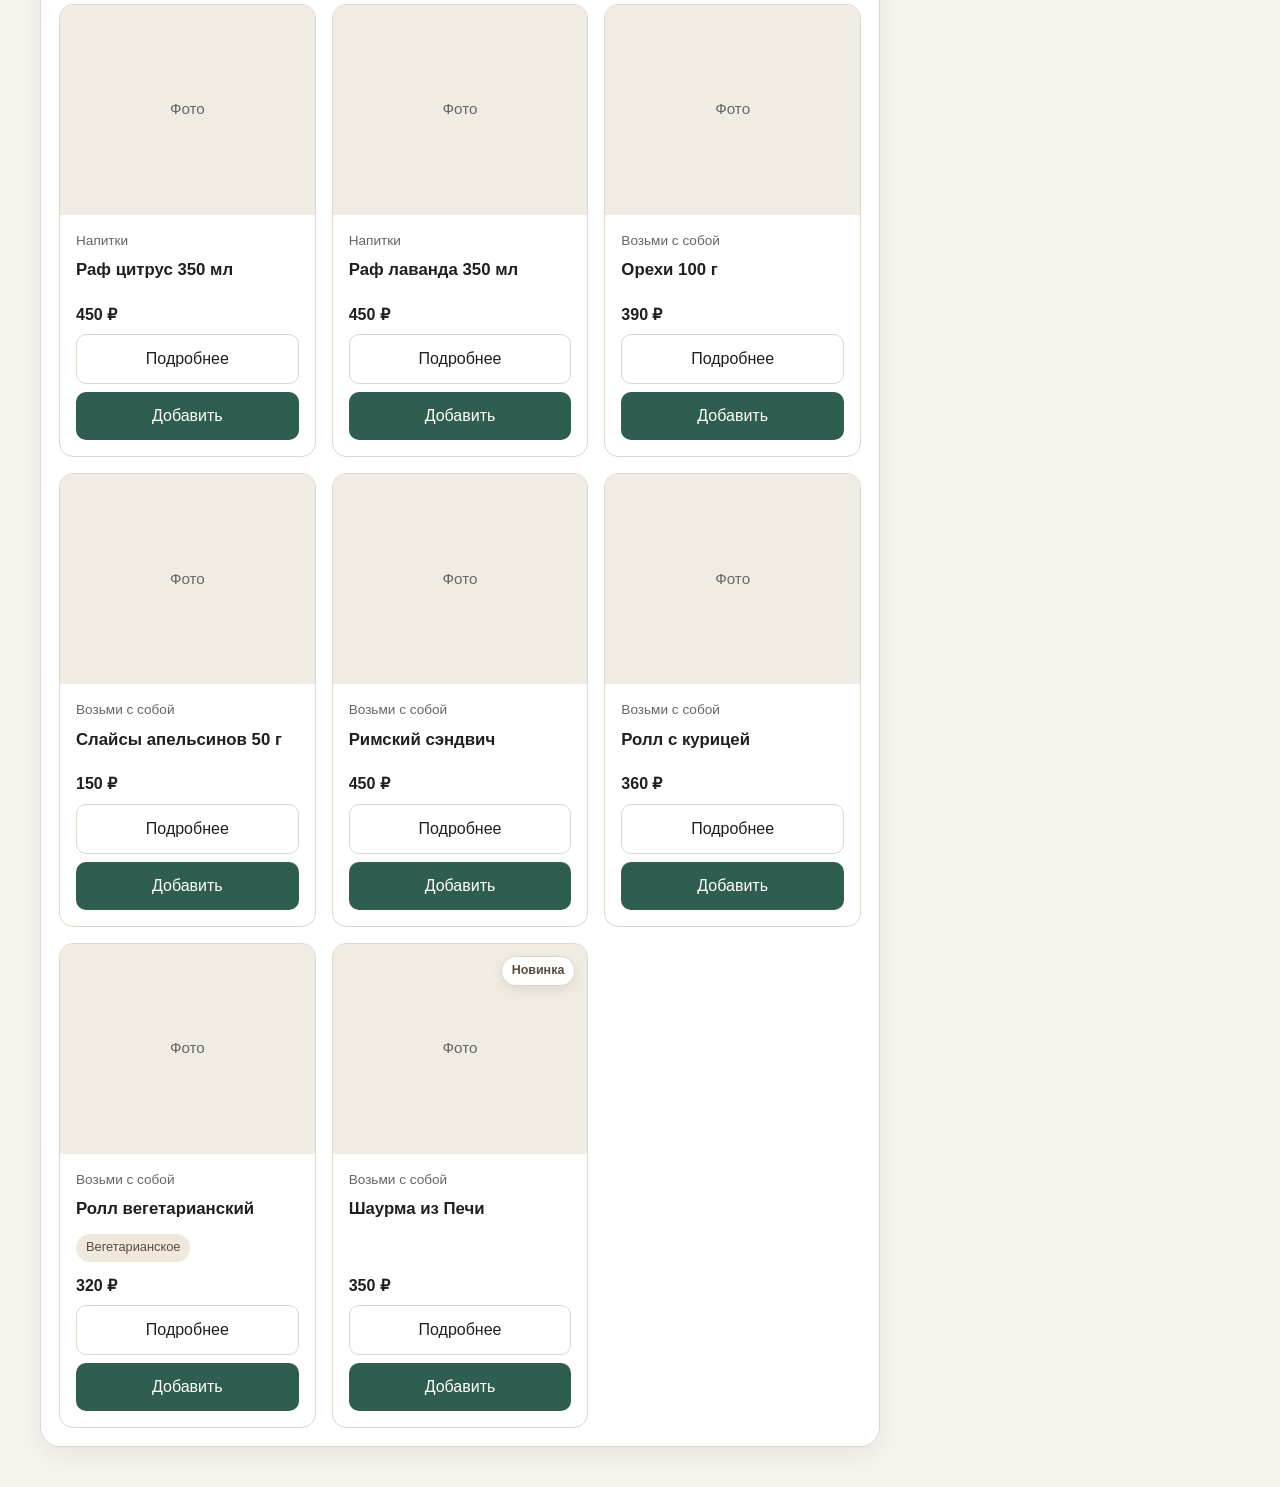
<file: versions/ver1_090426/index.html>
<!doctype html>
<html lang="ru">
  <head>
    <meta charset="UTF-8" />
    <meta name="viewport" content="width=device-width, initial-scale=1" />
    <title>Разные Зёрна — меню</title>
    <link rel="stylesheet" href="./styles.css" />
  </head>
  <body>
    <header class="site-header">
      <div class="container header-inner">
        <div class="brand-block">
          <p class="eyebrow">Кафе</p>
          <h1>Разные Зёрна</h1>
          <p class="subtitle">Меню кафе и удобное оформление заказа</p>
        </div>

        <button class="cart-toggle" type="button">
          Корзина <span id="cartCount">0</span>
        </button>
      </div>
    </header>

    <main class="page">
      <div class="container layout">
        <section class="content">
          <section class="hero-card">
            <h2>Выберите блюда из меню</h2>
            <p>
              Соберите заказ, проверьте корзину и отправьте заявку удобным
              способом.
            </p>
          </section>

          <section class="categories-section">
            <h2>Категории</h2>
            <div class="categories-list" id="categoriesList">
              <button class="category-chip active" type="button">Все</button>
              <button class="category-chip" type="button">Завтраки</button>
              <button class="category-chip" type="button">Салаты</button>
              <button class="category-chip" type="button">Напитки</button>
            </div>
          </section>

          <section class="menu-section">
            <div class="section-head">
              <h2>Меню</h2>
              <p>Карточки адаптируются под ширину экрана</p>
            </div>

            <div class="menu-grid" id="menuGrid">
              <article class="menu-card">
                <div class="menu-card__image">Фото</div>
                <div class="menu-card__body">
                  <p class="menu-card__category">Завтраки</p>
                  <h3>Омлет с салатом, хлебом и начинкой на выбор</h3>
                  <p class="menu-card__price">520 ₽</p>
                  <button class="primary-btn" type="button">Добавить</button>
                </div>
              </article>

              <article class="menu-card">
                <div class="menu-card__image">Фото</div>
                <div class="menu-card__body">
                  <p class="menu-card__category">Салаты</p>
                  <h3>Цезарь с курицей</h3>
                  <p class="menu-card__price">490 ₽</p>
                  <button class="primary-btn" type="button">Добавить</button>
                </div>
              </article>

              <article class="menu-card">
                <div class="menu-card__image">Фото</div>
                <div class="menu-card__body">
                  <p class="menu-card__category">Напитки</p>
                  <h3>Раф цитрус 350 мл</h3>
                  <p class="menu-card__price">450 ₽</p>
                  <button class="primary-btn" type="button">Добавить</button>
                </div>
              </article>
            </div>
          </section>
        </section>

        <aside class="cart-panel" id="cartPanel">
          <div class="cart-panel__header">
            <h2>Корзина</h2>
            <button class="text-btn" type="button">Очистить</button>
          </div>

          <div class="cart-items" id="cartItems">
            <div class="cart-empty">
              <p>Пока пусто. Добавьте блюда из меню.</p>
            </div>
          </div>

          <div class="cart-summary">
            <p><span>Позиций</span><strong>0</strong></p>
            <p><span>Итого</span><strong>0 ₽</strong></p>
          </div>

          <button class="primary-btn checkout-btn" type="button">
            Оформить заказ
          </button>
        </aside>
      </div>
    </main>

    <div class="mobile-cart-bar">
      <button class="primary-btn mobile-cart-btn" type="button">
        Корзина · 0 ₽
      </button>
    </div>
    <dialog class="product-modal" id="productModal">
      <div class="product-modal__dialog">
        <button
          class="product-modal__close"
          id="closeProductModal"
          type="button"
          aria-label="Закрыть окно"
        >
          ✕
        </button>

        <div class="product-modal__image" id="modalImage">Фото</div>

        <div class="product-modal__content">
          <p class="product-modal__category" id="modalCategory"></p>
          <h2 class="product-modal__title" id="modalTitle"></h2>
          <p class="product-modal__price" id="modalPrice"></p>
          <p class="product-modal__description" id="modalDescription"></p>

          <div class="product-modal__section">
            <h3>Состав</h3>
            <ul class="product-list" id="modalComposition"></ul>
          </div>

          <div class="product-modal__section">
            <h3>КБЖУ</h3>
            <div class="nutrition-grid" id="modalNutrition"></div>
          </div>

          <div class="product-modal__section">
            <h3>Аллергены</h3>
            <div class="allergens-row" id="modalAllergens"></div>
          </div>

          <div class="product-modal__section" id="modalNoteWrap">
            <h3>Примечание</h3>
            <p class="product-modal__note" id="modalNote"></p>
          </div>

          <button class="primary-btn" id="modalAddToCart" type="button">
            Добавить в корзину
          </button>
        </div>
      </div>
    </dialog>
    <script src="./app.js"></script>
  </body>
</html>
</file>
<file: styles.css>
/* =========================================
   1. БАЗОВЫЕ ПЕРЕМЕННЫЕ И СБРОС
   ========================================= */
:root {
    --bg: #f6f4ef;
    --surface: #ffffff;
    --surface-soft: #f0ece4;
    --text: #1f1f1f;
    --muted: #666666;
    --line: #ddd6ca;
    --accent: #ffdc60;
    --accent-dark: #24493f;
    --radius-lg: 20px;
    --radius-md: 14px;
    --radius-sm: 10px;
    --shadow: 0 10px 30px rgba(0, 0, 0, 0.06);
    --container: 1200px;
}

*,
*::before,
*::after {
    box-sizing: border-box;
}

html {
    font-size: 16px;
}

body {
    margin: 0;
    font-family: Arial, sans-serif;
    color: var(--text);
    background: var(--bg);
    line-height: 1.5;
}

img {
    max-width: 100%;
    display: block;
}

button,
input,
textarea {
    font: inherit;
}

button {
    cursor: pointer;
}

.container {
    width: min(var(--container), calc(100% - 24px));
    margin: 0 auto;
}

/* =========================================
   2. ХЕДЕР
   ========================================= */
.site-header {
    position: sticky;
    top: 0;
    z-index: 50;
    background: rgba(246, 244, 239, 0.92);
    backdrop-filter: blur(10px);
    border-bottom: 1px solid var(--line);
}

.header-inner {
    display: flex;
    align-items: center;
    justify-content: space-between;
    gap: 16px;
    padding: 14px 0;
}

.eyebrow {
    margin: 0 0 4px;
    font-size: 0.75rem;
    text-transform: uppercase;
    letter-spacing: 0.08em;
    color: var(--muted);
}

.brand-block h1 {
    margin: 0;
    font-size: clamp(1.75rem, 4vw, 2.5rem);
    line-height: 1.1;
}

.subtitle {
    margin: 8px 0 0;
    color: var(--muted);
    font-size: 0.95rem;
}

.cart-toggle {
    border: 1px solid var(--line);
    background: #fff;
    padding: 10px 14px;
    border-radius: 999px;
    white-space: nowrap;
    min-height: 44px;
}

/* =========================================
   3. ОБЩАЯ СЕТКА (LAYOUT)
   ========================================= */
.page {
    padding: 16px 0 96px;
}

.layout {
    display: grid;
    grid-template-columns: 1fr;
    gap: 20px;
    align-items: start;
}

.content {
    display: grid;
    gap: 20px;
}

/* =========================================
   4. СЕКЦИИ И КАТЕГОРИИ
   ========================================= */
.hero-card,
.categories-section,
.menu-section,
.cart-panel {
    display: block;
    width: 100%;
    background: var(--surface);
    border: 1px solid var(--line);
    border-radius: var(--radius-lg);
    box-shadow: var(--shadow);
    padding: 16px;
}

.hero-card h2,
.categories-section h2,
.menu-section h2,
.cart-panel h2 {
    margin-top: 0;
    margin-bottom: 12px;
    font-size: clamp(1.25rem, 3vw, 1.75rem);
}

.hero-card p,
.section-head p {
    margin: 0;
    color: var(--muted);
}

.section-head {
    display: flex;
    flex-direction: column;
    gap: 8px;
    margin-bottom: 16px;
}

.categories-list {
    display: flex;
    flex-wrap: wrap;
    gap: 10px;
}

.category-chip {
    border: 1px solid var(--line);
    background: var(--surface-soft);
    color: var(--text);
    padding: 10px 14px;
    border-radius: 999px;
    min-height: 44px;
}

.category-chip.active {
    background: var(--accent);
    color: #fff;
    border-color: var(--accent);
}

.categories-loading {
    margin: 0;
    padding: 10px 2px;
    color: var(--muted);
    font-size: 0.92rem;
}

/* =========================================
   5. КАРТОЧКИ МЕНЮ
   ========================================= */
.menu-grid {
    display: grid;
    grid-template-columns: 1fr;
    gap: 16px;
}

.menu-card {
    position: relative;
    overflow: hidden;
    border: 1px solid var(--line);
    border-radius: var(--radius-md);
    background: #fff;
    display: flex;
    flex-direction: column;
    height: 100%;
}

.menu-badge {
    position: absolute;
    top: 12px;
    right: 12px;
    z-index: 2;
    display: inline-flex;
    align-items: center;
    justify-content: center;
    min-height: 30px;
    padding: 6px 10px;
    border-radius: 999px;
    background: rgba(255, 255, 255, 0.92);
    color: #5b4d3f;
    border: 1px solid rgba(221, 214, 202, 0.95);
    font-size: 0.78rem;
    font-weight: 600;
    line-height: 1;
    white-space: nowrap;
    box-shadow: 0 4px 12px rgba(0, 0, 0, 0.08);
}

.menu-card__image {
    min-height: 160px;
    display: grid;
    place-items: center;
    background: var(--surface-soft);
    color: var(--muted);
    font-size: 0.95rem;
    overflow: hidden;
}

.menu-card__image img {
    width: 100%;
    height: 100%;
    min-height: 160px;
    max-height: 220px;
    object-fit: cover;
    display: block;
}

.menu-card__placeholder {
    display: flex;
    flex-direction: column;
    align-items: center;
    justify-content: center;
    gap: 10px;
    min-height: 160px;
    width: 100%;
    padding: 16px;
    background: linear-gradient(165deg, #efe8dc 0%, var(--surface-soft) 48%, #e8e2d8 100%);
    color: var(--muted);
}

.menu-card__placeholder-icon::before {
    content: "☕";
    display: block;
    font-size: 2.1rem;
    line-height: 1;
    opacity: 0.55;
}

.menu-card__placeholder-text {
    font-size: 0.82rem;
    font-weight: 600;
    letter-spacing: 0.02em;
    text-transform: uppercase;
}

.menu-card__body {
    padding: 16px;
    display: flex;
    flex-direction: column;
    flex: 1;
}

.menu-card__category {
    margin: 0 0 8px;
    color: var(--muted);
    font-size: 0.85rem;
}

.menu-card h3 {
    margin: 0 0 12px;
    font-size: 1.05rem;
    line-height: 1.3;
}

.menu-card__footer {
    margin-top: auto;
    display: flex;
    flex-direction: column;
    gap: 10px;
}

.menu-card__price {
    margin: 0;
    font-size: 1rem;
    font-weight: 700;
    line-height: 1.2;
}

.menu-card__actions {
    display: grid;
    grid-template-columns: 1fr;
    gap: 8px;
}

/* Теги и скелетоны */
.tags-row {
    display: flex;
    flex-wrap: wrap;
    gap: 8px;
    min-height: 32px;
    margin: 0 0 12px;
    align-items: center;
}

.tags-row--empty {
    min-height: 0;
    margin: 0 0 12px;
}

.tag {
    display: inline-flex;
    align-items: center;
    justify-content: center;
    min-height: 28px;
    padding: 4px 10px;
    border-radius: 999px;
    background: #efe8dc;
    color: #5b4d3f;
    font-size: 0.8rem;
    line-height: 1;
    white-space: nowrap;
}

.menu-card__image--skeleton {
    min-height: 160px;
    background: linear-gradient(90deg, #ebe6de 0%, #f7f4ef 45%, #ebe6de 90%);
    background-size: 200% 100%;
    animation: menu-skeleton-shimmer 1.15s ease-in-out infinite;
}

.menu-card--skeleton .menu-card__body {
    padding: 16px;
}

.menu-card--skeleton .skeleton-line {
    height: 11px;
    border-radius: 8px;
    margin-bottom: 10px;
    background: linear-gradient(90deg, #ebe6de 0%, #f7f4ef 45%, #ebe6de 90%);
    background-size: 200% 100%;
    animation: menu-skeleton-shimmer 1.15s ease-in-out infinite;
}

.skeleton-line--short {
    width: 38%;
    height: 9px;
}

.skeleton-line--title {
    width: 94%;
    height: 17px;
}

.skeleton-line--tags {
    width: 58%;
    height: 9px;
}

.skeleton-line--price {
    width: 32%;
    height: 14px;
    margin-top: 6px;
}

.skeleton-line--btn {
    width: 100%;
    height: 42px;
    border-radius: var(--radius-sm);
    margin-top: 10px;
}

@keyframes menu-skeleton-shimmer {
    0% {
        background-position: 100% 0;
    }

    100% {
        background-position: -100% 0;
    }
}

/* =========================================
   6. КНОПКИ
   ========================================= */
.primary-btn {
    border: none;
    background: var(--accent);
    color: #323555;
    width: 100%;
    padding: 12px 16px;
    border-radius: var(--radius-sm);
    transition: background 0.2s ease, box-shadow 0.2s ease, transform 0.15s ease, opacity 0.2s ease;
    box-shadow: 0 2px 0 rgba(0, 0, 0, 0.06);
    min-height: 44px;
}

.primary-btn:hover:not(:disabled) {
    background: var(--accent-dark);
    box-shadow: 0 4px 14px rgba(36, 73, 63, 0.18);
}

.primary-btn:active:not(:disabled) {
    transform: translateY(1px);
    box-shadow: 0 1px 0 rgba(0, 0, 0, 0.05);
}

.primary-btn:disabled,
.primary-btn.is-busy {
    opacity: 0.82;
    cursor: wait;
}

.secondary-btn {
    border: 1px solid var(--line);
    background: #e3e5ed;
    color: var(--text);
    border-radius: var(--radius-sm);
    padding: 12px 16px;
    transition: background 0.2s ease, border-color 0.2s ease, color 0.2s ease, box-shadow 0.2s ease, transform 0.15s ease;
    min-height: 44px;
}

.secondary-btn:hover {
    background: var(--surface-soft);
    border-color: #d2c4ae;
}

.secondary-btn:active {
    transform: translateY(1px);
}

.text-btn {
    border: none;
    background: transparent;
    color: var(--accent);
    padding: 10px 0;
    min-height: 44px;
}

/* =========================================
   7. КОРЗИНА
   ========================================= */
.cart-panel {
    position: relative;
}

.cart-panel__header {
    display: flex;
    align-items: center;
    justify-content: space-between;
    gap: 12px;
    margin-bottom: 16px;
}

.cart-panel__header h2 {
    margin: 0;
    font-size: 1.4rem;
    line-height: 1.1;
}

.cart-panel__close {
    display: none;
}

.cart-items {
    display: grid;
    gap: 12px;
    margin-bottom: 16px;
}

.cart-item {
    padding: 14px;
    border: 1px solid var(--line);
    border-radius: var(--radius-md);
    background: #fff;
}

.cart-item__top {
    display: flex;
    align-items: flex-start;
    justify-content: space-between;
    gap: 12px;
    margin-bottom: 12px;
}

.cart-item__category {
    margin: 0 0 4px;
    color: var(--muted);
    font-size: 0.8rem;
    line-height: 1.2;
}

.cart-item__title {
    margin: 0;
    font-size: 0.95rem;
    line-height: 1.35;
    overflow-wrap: anywhere;
}

.cart-item__remove {
    width: 36px;
    height: 36px;
    border: 1px solid var(--line);
    border-radius: 999px;
    background: #fff;
    flex-shrink: 0;
}

.cart-item__bottom {
    display: flex;
    align-items: center;
    justify-content: space-between;
    gap: 12px;
    flex-wrap: wrap;
}

.cart-item__sum {
    font-size: 1rem;
    white-space: nowrap;
}

.cart-stepper {
    display: inline-flex;
    align-items: center;
    gap: 8px;
    padding: 4px;
    border: 1px solid var(--line);
    border-radius: 999px;
    background: var(--surface-soft);
}

.cart-stepper__btn {
    width: 32px;
    height: 32px;
    border: none;
    border-radius: 999px;
    background: #fff;
    display: inline-flex;
    align-items: center;
    justify-content: center;
    font-size: 1.1rem;
    flex-shrink: 0;
}

.cart-stepper__value {
    min-width: 24px;
    text-align: center;
    font-weight: 700;
}

.cart-empty {
    padding: 16px;
    border-radius: var(--radius-md);
    background: var(--surface-soft);
    color: var(--muted);
}

.cart-empty p {
    margin: 0;
}

.cart-summary {
    display: grid;
    gap: 10px;
    padding-top: 12px;
    border-top: 1px solid var(--line);
}

.cart-summary p {
    display: flex;
    align-items: center;
    justify-content: space-between;
    gap: 12px;
    margin: 0;
}

/* =========================================
   8. ФОРМА ОФОРМЛЕНИЯ
   ========================================= */
.checkout-form {
    margin-top: 16px;
    padding-top: 16px;
    border-top: 1px solid var(--line);
    display: grid;
    gap: 16px;
}

.checkout-form__head h3 {
    margin: 0 0 6px;
    font-size: 1.1rem;
}

.checkout-form__head p,
.checkout-form__note {
    margin: 0;
    color: var(--muted);
    font-size: 0.92rem;
}

.form-grid {
    display: grid;
    gap: 12px;
}

.form-field {
    display: grid;
    gap: 6px;
}

.form-field span {
    font-size: 0.9rem;
    font-weight: 600;
}

.form-field input,
.form-field textarea,
.form-field select {
    width: 100%;
    min-height: 44px;
    border: 1px solid var(--line);
    border-radius: var(--radius-sm);
    background: #fff;
    padding: 12px 14px;
    color: var(--text);
}

.form-field textarea {
    min-height: 110px;
    resize: vertical;
}

.form-field--full {
    grid-column: 1 / -1;
}

.checkbox-field {
    display: flex;
    align-items: flex-start;
    gap: 10px;
    color: var(--text);
    font-size: 0.92rem;
}

.checkbox-field input {
    margin-top: 3px;
}

.checkout-form__meta {
    display: grid;
    gap: 10px;
}

.checkout-form__actions {
    display: grid;
}

.order-success {
    margin-top: 16px;
    padding-top: 20px;
    border-top: 1px solid var(--line);
}

.order-success[hidden] {
    display: none !important;
}

.order-success__inner {
    display: grid;
    gap: 14px;
    text-align: center;
    padding: 8px 0 4px;
}

.order-success__eyebrow {
    margin: 0;
    font-size: 0.75rem;
    text-transform: uppercase;
    letter-spacing: 0.1em;
    color: var(--muted);
    font-weight: 600;
}

.order-success__title {
    margin: 0;
    font-size: clamp(1.2rem, 4vw, 1.45rem);
    color: var(--accent-dark);
    line-height: 1.2;
}

.order-success__id {
    margin: 0;
    font-size: 1rem;
    color: var(--text);
}

.order-success__text {
    margin: 0;
    color: var(--muted);
    font-size: 0.95rem;
    line-height: 1.45;
}

/* =========================================
   9. МОДАЛЬНОЕ ОКНО ТОВАРА
   ========================================= */
.product-modal {
    margin: auto;
    padding: 0;
    border: none;
    background: transparent;
    max-width: none;
    width: auto;
}

.product-modal::backdrop {
    background: rgba(31, 31, 31, 0.48);
}

.product-modal__dialog {
    position: relative;
    background: #fff;
    overflow: hidden;
}

.product-modal__image {
    width: 100%;
    background: var(--surface-soft);
    color: var(--muted);
    display: grid;
    place-items: center;
}

.product-modal__content {
    min-width: 0;
}

.product-modal__close {
    position: absolute;
    top: 12px;
    right: 12px;
    z-index: 5;
    width: 44px;
    height: 44px;
    border: 1px solid var(--line);
    border-radius: 999px;
    background: rgba(255, 255, 255, 0.94);
    color: var(--text);
    display: inline-flex;
    align-items: center;
    justify-content: center;
}

.product-modal__category {
    margin: 0 0 8px;
    color: var(--muted);
    font-size: 0.95rem;
}

.product-modal__title {
    margin: 0 0 12px;
    font-size: 2rem;
    line-height: 1.1;
    overflow-wrap: anywhere;
}

.product-modal__price {
    margin: 0 0 16px;
    font-size: 1.25rem;
    font-weight: 700;
}

.product-modal__description,
.product-modal__note,
.empty-text {
    margin: 0;
    color: var(--muted);
    overflow-wrap: anywhere;
}

.product-modal__section {
    margin-top: 24px;
    min-width: 0;
}

.product-modal__section h3 {
    margin: 0 0 12px;
    font-size: 1.05rem;
}

.product-list {
    margin: 0;
    padding-left: 20px;
}

.product-list li {
    overflow-wrap: anywhere;
}

.product-list li+li {
    margin-top: 8px;
}

.product-modal__image-placeholder {
    min-height: min(42vh, 340px);
    display: flex;
    flex-direction: column;
    align-items: center;
    justify-content: center;
    gap: 12px;
    padding: 24px;
    background: linear-gradient(165deg, #efe8dc 0%, var(--surface-soft) 100%);
    color: var(--muted);
}

.nutrition-grid {
    display: grid;
    gap: 10px;
}

.nutrition-card {
    min-width: 0;
    border: 1px solid var(--line);
    border-radius: 14px;
    padding: 12px;
    background: var(--surface-soft);
}

.nutrition-card__label {
    display: block;
    margin-bottom: 6px;
    color: var(--muted);
    font-size: 0.85rem;
}

.nutrition-card__value {
    font-size: 1rem;
    overflow-wrap: anywhere;
}

.allergens-row {
    display: flex;
    flex-wrap: wrap;
    gap: 8px;
}

.allergen-tag {
    display: inline-flex;
    align-items: center;
    min-height: 32px;
    padding: 6px 12px;
    border-radius: 999px;
    background: #f5e8e5;
    color: #7a3f35;
    font-size: 0.88rem;
    font-weight: 600;
}

/* Модификаторы (Добавки) */
.modifiers-list {
    display: flex;
    flex-direction: column;
    gap: 10px;
}

.modifier-item {
    display: flex;
    align-items: center;
    gap: 10px;
    padding: 10px 12px;
    border: 1px solid var(--line);
    border-radius: var(--radius-sm);
    cursor: pointer;
    transition: background 0.2s;
}

.modifier-item:hover {
    background: var(--surface-soft);
}

.modifier-item input:checked+.modifier-name {
    font-weight: 600;
}

.modifier-name {
    flex: 1;
}

.modifier-price {
    color: var(--muted);
    font-weight: 600;
}

/* =========================================
   10. УВЕДОМЛЕНИЯ (TOAST)
   ========================================= */
.toast {
    position: fixed;
    left: 50%;
    bottom: max(20px, env(safe-area-inset-bottom, 0px));
    width: min(calc(100vw - 32px), 440px);
    transform: translateX(-50%) translateY(16px) scale(0.96);
    background: linear-gradient(160deg, #ffffff 0%, var(--surface-soft) 55%, #faf8f4 100%);
    color: var(--text);
    padding: 0;
    border-radius: var(--radius-lg);
    border: 1px solid var(--line);
    box-shadow: 0 4px 0 rgba(188, 130, 38, 0.22), 0 24px 48px rgba(36, 73, 63, 0.12), 0 8px 20px rgba(0, 0, 0, 0.06);
    opacity: 0;
    pointer-events: none;
    transition: opacity 0.35s cubic-bezier(0.22, 1, 0.36, 1), transform 0.4s cubic-bezier(0.22, 1, 0.36, 1), box-shadow 0.35s ease;
    z-index: 2000;
    overflow: hidden;
}

.toast::before {
    content: "";
    position: absolute;
    inset: 0 0 auto 0;
    height: 4px;
    background: linear-gradient(90deg, var(--accent-dark), var(--accent) 45%, #d4a574);
    opacity: 0.95;
}

.toast--visible {
    opacity: 1;
    transform: translateX(-50%) translateY(0) scale(1);
    pointer-events: auto;
}

.toast__inner {
    display: flex;
    align-items: center;
    gap: 16px;
    padding: 18px 20px 20px;
}

.toast__mark {
    flex-shrink: 0;
    width: 52px;
    height: 52px;
    display: grid;
    place-items: center;
    font-size: 1.65rem;
    font-weight: 700;
    line-height: 1;
    color: #fff;
    background: linear-gradient(145deg, var(--accent) 0%, #8f5f1c 100%);
    border-radius: 50%;
    box-shadow: 0 6px 16px rgba(188, 130, 38, 0.45), inset 0 1px 0 rgba(255, 255, 255, 0.25);
}

.toast__copy {
    min-width: 0;
    flex: 1;
}

.toast__title {
    margin: 0 0 6px;
    font-size: clamp(1.2rem, 4vw, 1.45rem);
    font-weight: 700;
    line-height: 1.25;
    letter-spacing: -0.02em;
    color: var(--accent-dark);
}

.toast__subtitle {
    margin: 0;
    font-size: clamp(1rem, 3vw, 1.08rem);
    line-height: 1.45;
    color: var(--muted);
    font-weight: 500;
}

.toast__subtitle[hidden] {
    display: none;
}

/* =========================================
   11. МОБИЛЬНАЯ ПАНЕЛЬ И ОВЕРЛЕЙ
   ========================================= */
.mobile-cart-bar {
    position: fixed;
    left: 0;
    right: 0;
    bottom: 0;
    z-index: 60;
    padding: 12px;
    background: rgba(246, 244, 239, 0.96);
    backdrop-filter: blur(10px);
    border-top: 1px solid var(--line);
}

.mobile-cart-btn {
    width: 100%;
    max-width: 520px;
    margin: 0 auto;
    display: block;
}

.cart-overlay {
    position: fixed;
    inset: 0;
    z-index: 79;
    background: rgba(31, 31, 31, 0.42);
}

/* =========================================
   12. АДАПТИВНОСТЬ (МЕДИА-ЗАПРОСЫ)
   ========================================= */

/* --- Очень маленькие телефоны (до 389px) --- */
@media (max-width: 389px) {
    .cart-panel {
        padding: 14px;
    }

    .cart-panel__header {
        align-items: flex-start;
    }

    .cart-panel__header h2 {
        font-size: 1.15rem;
    }

    .cart-item__bottom {
        flex-direction: column;
        align-items: stretch;
    }

    .cart-stepper {
        justify-content: space-between;
        width: 100%;
    }

    .cart-stepper__value {
        min-width: 32px;
    }

    .cart-item__sum {
        width: 100%;
        text-align: right;
    }

    .mobile-cart-bar {
        padding: 10px;
    }
}

/* --- Мобильные телефоны (до 767px) --- */
@media (max-width: 767px) {
    .page {
        padding-bottom: 104px;
    }

    .layout {
        grid-template-columns: 1fr;
    }

    .mobile-cart-bar {
        display: block;
    }

    /* Корзина выезжает снизу */
    .cart-panel {
        position: fixed;
        left: 0;
        right: 0;
        bottom: 0;
        z-index: 80;
        display: block;
        width: 100%;
        max-height: 82dvh;
        margin: 0;
        border-radius: 20px 20px 0 0;
        transform: translateY(105%);
        transition: transform 0.28s ease;
        overflow: auto;
        box-shadow: 0 -10px 30px rgba(0, 0, 0, 0.12);
    }

    .cart-panel.is-open {
        transform: translateY(0);
    }

    .cart-panel__close {
        display: inline-flex;
        position: absolute;
        top: 12px;
        right: 12px;
        z-index: 2;
        width: 40px;
        height: 40px;
        border: 1px solid var(--line);
        border-radius: 999px;
        background: #fff;
        align-items: center;
        justify-content: center;
    }

    .cart-panel__header {
        padding-right: 48px;
    }

    .cart-item {
        padding: 12px;
    }

    .cart-item__top {
        gap: 10px;
    }

    .cart-item__title {
        font-size: 0.92rem;
    }

    .cart-item__bottom {
        align-items: stretch;
    }

    .cart-stepper {
        width: fit-content;
    }

    .cart-item__sum {
        font-size: 0.95rem;
    }

    /* Модалка на весь экран */
    .product-modal {
        position: fixed;
        inset: 0;
        width: 100vw;
        height: 100dvh;
        max-width: 100vw;
        max-height: 100dvh;
        margin: 0;
        padding: 0;
    }

    .product-modal[open] {
        display: block;
    }

    .product-modal__dialog {
        width: 100%;
        height: 100dvh;
        max-height: 100dvh;
        border-radius: 0;
        display: grid;
        grid-template-rows: 180px minmax(0, 1fr);
    }

    .product-modal__image {
        min-height: 180px;
        max-height: 180px;
    }

    .product-modal__content {
        padding: 16px 14px 20px;
        overflow-y: auto;
        -webkit-overflow-scrolling: touch;
    }

    .product-modal__title {
        font-size: 1.2rem;
        margin-bottom: 10px;
    }

    .product-modal__category {
        font-size: 0.9rem;
    }

    .product-modal__price {
        margin-bottom: 12px;
        font-size: 1rem;
    }

    .product-modal__section {
        margin-top: 18px;
    }

    .product-modal__section h3 {
        margin-bottom: 10px;
        font-size: 1rem;
    }

    .product-list {
        padding-left: 18px;
    }

    .nutrition-grid {
        grid-template-columns: 1fr;
        gap: 8px;
    }

    .nutrition-card {
        padding: 10px;
    }

    .nutrition-card__label {
        font-size: 0.8rem;
    }

    .nutrition-card__value {
        font-size: 0.95rem;
    }

    .allergen-tag {
        font-size: 0.82rem;
        padding: 6px 10px;
    }
}

/* --- Чуть более широкие телефоны (360px - 767px) --- */
@media (min-width: 360px) and (max-width: 767px) {
    .product-modal__dialog {
        grid-template-rows: 200px minmax(0, 1fr);
    }

    .product-modal__image {
        min-height: 200px;
        max-height: 200px;
    }

    .product-modal__content {
        padding: 18px 16px 22px;
    }

    .product-modal__title {
        font-size: 1.3rem;
    }
}

/* --- Большие телефоны (390px - 767px) --- */
@media (min-width: 390px) and (max-width: 767px) {
    .product-modal__dialog {
        grid-template-rows: 220px minmax(0, 1fr);
    }

    .product-modal__image {
        min-height: 220px;
        max-height: 220px;
    }

    .product-modal__title {
        font-size: 1.45rem;
    }

    .product-modal__price {
        font-size: 1.05rem;
    }
}

/* --- ПЛАНШЕТЫ (768px - 1023px) --- */
@media (min-width: 768px) and (max-width: 1023px) {
    .form-grid {
        grid-template-columns: repeat(2, minmax(0, 1fr));
    }

    .menu-grid {
        grid-template-columns: repeat(2, minmax(0, 1fr));
    }

    /* Меню в 2 колонки! */

    .mobile-cart-bar {
        display: none;
    }

    .layout {
        grid-template-columns: 1fr;
    }

    /* Корзина все еще снизу */
    .cart-panel {
        position: fixed;
        left: 0;
        right: 0;
        bottom: 0;
        z-index: 80;
        width: 100%;
        max-height: 82dvh;
        margin: 0;
        border-radius: 20px 20px 0 0;
        transform: translateY(105%);
        transition: transform 0.28s ease;
        overflow: auto;
        box-shadow: 0 -10px 30px rgba(0, 0, 0, 0.12);
    }

    .cart-panel.is-open {
        transform: translateY(0);
    }

    .cart-panel__close {
        display: inline-flex;
        position: absolute;
        top: 12px;
        right: 12px;
        z-index: 2;
        width: 40px;
        height: 40px;
        border: 1px solid var(--line);
        border-radius: 999px;
        background: #fff;
        align-items: center;
        justify-content: center;
    }

    .cart-panel__header {
        padding-right: 48px;
    }

    /* Модалка на планшете */
    .product-modal {
        width: min(1100px, calc(100vw - 48px));
        max-width: 1100px;
        max-height: calc(100dvh - 48px);
        margin: auto;
    }

    .product-modal__dialog {
        width: 100%;
        max-height: calc(100dvh - 48px);
        border-radius: 24px;
        display: grid;
        grid-template-columns: minmax(280px, 0.9fr) minmax(340px, 1.1fr);
    }

    .product-modal__image {
        min-height: 100%;
        max-height: none;
    }

    .product-modal__content {
        padding: 24px;
        overflow-y: auto;
        max-height: calc(100dvh - 48px);
    }

    .product-modal__title {
        font-size: clamp(1.8rem, 3vw, 3rem);
    }

    .product-modal__price {
        font-size: 1.15rem;
    }

    .nutrition-grid {
        grid-template-columns: repeat(2, minmax(0, 1fr));
    }
}

/* --- ДЕСКТОП И НОУТБУКИ (1024px и выше) --- */
@media (min-width: 1024px) {
    .page {
        padding-bottom: 40px;
    }

    .mobile-cart-bar {
        display: none;
    }

    .layout {
        grid-template-columns: 1fr;
    }

    /* Убираем лишнюю колонку, т.к. корзина теперь fixed поверх */
    .menu-grid {
        grid-template-columns: repeat(3, minmax(0, 1fr));
    }

    /* Меню в 3 колонки */

    /* Корзина выезжает справа */
    .cart-panel {
        position: fixed;
        top: 0;
        right: 0;
        bottom: 0;
        z-index: 80;
        width: min(380px, 100%);
        max-height: 100dvh;
        border-radius: 0;
        transform: translateX(110%);
        transition: transform 0.28s ease;
        overflow: auto;
        padding-top: 72px;
    }

    .cart-panel.is-open {
        transform: translateX(0);
    }

    .cart-panel__close {
        display: inline-flex;
        position: absolute;
        top: 16px;
        right: 16px;
        z-index: 2;
        width: 40px;
        height: 40px;
        border: 1px solid var(--line);
        border-radius: 999px;
        background: #fff;
        align-items: center;
        justify-content: center;
    }

    /* Модалка на десктопе */
    .product-modal {
        width: min(1100px, calc(100vw - 48px));
        max-width: 1100px;
        max-height: calc(100dvh - 48px);
        margin: auto;
    }

    .product-modal__dialog {
        width: 100%;
        max-height: calc(100dvh - 48px);
        border-radius: 24px;
        display: grid;
        grid-template-columns: minmax(280px, 0.9fr) minmax(340px, 1.1fr);
    }

    .product-modal__image {
        min-height: 100%;
        max-height: none;
    }

    .product-modal__content {
        padding: 24px;
        overflow-y: auto;
        max-height: calc(100dvh - 48px);
    }

    .product-modal__title {
        font-size: clamp(1.8rem, 3vw, 3rem);
    }

    .product-modal__price {
        font-size: 1.15rem;
    }

    .nutrition-grid {
        grid-template-columns: repeat(2, minmax(0, 1fr));
    }
}

/* --- Широкие экраны (1280px и выше) --- */
@media (min-width: 1280px) {
    .menu-grid {
        grid-template-columns: repeat(3, minmax(0, 1fr));
    }

    .menu-card__image {
        min-height: 210px;
    }

    .product-modal {
        width: min(1180px, calc(100vw - 80px));
    }

    .product-modal__dialog {
        grid-template-columns: minmax(320px, 0.9fr) minmax(420px, 1.1fr);
    }

    .product-modal__content {
        padding: 28px;
    }

    .cart-panel {
        padding: 24px;
    }

    .cart-panel__header h2 {
        font-size: 1.5rem;
    }
}
</file>
<file: versions/ver1_090426/styles.css>
:root {
    --bg: #f6f4ef;
    --surface: #ffffff;
    --surface-soft: #f0ece4;
    --text: #1f1f1f;
    --muted: #666666;
    --line: #ddd6ca;
    --accent: #2f5d50;
    --accent-dark: #24493f;
    --radius-lg: 20px;
    --radius-md: 14px;
    --radius-sm: 10px;
    --shadow: 0 10px 30px rgba(0, 0, 0, 0.06);
    --container: 1200px;
}

*,
*::before,
*::after {
    box-sizing: border-box;
}

html {
    font-size: 16px;
}

body {
    margin: 0;
    font-family: Arial, sans-serif;
    color: var(--text);
    background: var(--bg);
    line-height: 1.5;
}

img {
    max-width: 100%;
    display: block;
}

button,
input,
textarea {
    font: inherit;
}

button {
    cursor: pointer;
}

.container {
    width: min(var(--container), calc(100% - 24px));
    margin: 0 auto;
}

.site-header {
    position: sticky;
    top: 0;
    z-index: 50;
    background: rgba(246, 244, 239, 0.92);
    backdrop-filter: blur(10px);
    border-bottom: 1px solid var(--line);
}

.header-inner {
    display: flex;
    align-items: center;
    justify-content: space-between;
    gap: 16px;
    padding: 14px 0;
}

.eyebrow {
    margin: 0 0 4px;
    font-size: 0.75rem;
    text-transform: uppercase;
    letter-spacing: 0.08em;
    color: var(--muted);
}

.brand-block h1 {
    margin: 0;
    font-size: clamp(1.75rem, 4vw, 2.5rem);
    line-height: 1.1;
}

.subtitle {
    margin: 8px 0 0;
    color: var(--muted);
    font-size: 0.95rem;
}

.page {
    padding: 16px 0 96px;
}

.layout {
    display: grid;
    grid-template-columns: 1fr;
    gap: 20px;
}

.content {
    display: grid;
    gap: 20px;
}

.hero-card,
.categories-section,
.menu-section,
.cart-panel {
    background: var(--surface);
    border: 1px solid var(--line);
    border-radius: var(--radius-lg);
    box-shadow: var(--shadow);
    padding: 18px;
}

.hero-card h2,
.categories-section h2,
.menu-section h2,
.cart-panel h2 {
    margin-top: 0;
    margin-bottom: 12px;
    font-size: clamp(1.25rem, 3vw, 1.75rem);
}

.hero-card p,
.section-head p {
    margin: 0;
    color: var(--muted);
}

.categories-list {
    display: flex;
    flex-wrap: wrap;
    gap: 10px;
}

.category-chip,
.text-btn,
.cart-toggle,
.primary-btn,
.secondary-btn {
    min-height: 44px;
}

.category-chip {
    border: 1px solid var(--line);
    background: var(--surface-soft);
    color: var(--text);
    padding: 10px 14px;
    border-radius: 999px;
}

.category-chip.active {
    background: var(--accent);
    color: #fff;
    border-color: var(--accent);
}

.section-head {
    display: flex;
    flex-direction: column;
    gap: 8px;
    margin-bottom: 16px;
}

.menu-grid {
    display: grid;
    grid-template-columns: 1fr;
    gap: 16px;
}

.menu-card {
    position: relative;
    overflow: hidden;
    border: 1px solid var(--line);
    border-radius: var(--radius-md);
    background: #fff;
    display: flex;
    flex-direction: column;
    height: 100%;
}

.menu-badge {
    position: absolute;
    top: 12px;
    right: 12px;
    z-index: 2;
    display: inline-flex;
    align-items: center;
    justify-content: center;
    min-height: 30px;
    padding: 6px 10px;
    border-radius: 999px;
    background: rgba(255, 255, 255, 0.92);
    color: #5b4d3f;
    border: 1px solid rgba(221, 214, 202, 0.95);
    font-size: 0.78rem;
    font-weight: 600;
    line-height: 1;
    white-space: nowrap;
    box-shadow: 0 4px 12px rgba(0, 0, 0, 0.08);
}

.menu-card__image {
    min-height: 160px;
    display: grid;
    place-items: center;
    background: var(--surface-soft);
    color: var(--muted);
    font-size: 0.95rem;
}

.menu-card__body {
    padding: 16px;
    display: flex;
    flex-direction: column;
    flex: 1;
}

.menu-card__category {
    margin: 0 0 8px;
    color: var(--muted);
    font-size: 0.85rem;
}

.menu-card h3 {
    margin: 0 0 12px;
    font-size: 1.05rem;
    line-height: 1.3;
}

.tags-row {
    display: flex;
    flex-wrap: wrap;
    gap: 8px;
    min-height: 32px;
    margin: 0 0 12px;
    align-items: center;
}

.tags-row--empty {
    min-height: 0;
    margin: 0 0 12px;
}

.tag {
    display: inline-flex;
    align-items: center;
    justify-content: center;
    min-height: 28px;
    padding: 4px 10px;
    border-radius: 999px;
    background: #efe8dc;
    color: #5b4d3f;
    font-size: 0.8rem;
    line-height: 1;
    white-space: nowrap;
}

.menu-card__footer {
    margin-top: auto;
    display: flex;
    flex-direction: column;
    gap: 10px;
}

.menu-card__price {
    margin: 0;
    font-size: 1rem;
    font-weight: 700;
    line-height: 1.2;
}

.menu-card__actions {
    display: grid;
    grid-template-columns: 1fr;
    gap: 8px;
}

.primary-btn {
    border: none;
    background: var(--accent);
    color: #fff;
    width: 100%;
    padding: 12px 16px;
    border-radius: var(--radius-sm);
}

.primary-btn:hover {
    background: var(--accent-dark);
}

.secondary-btn {
    border: 1px solid var(--line);
    background: #fff;
    color: var(--text);
    border-radius: var(--radius-sm);
    padding: 12px 16px;
}

.secondary-btn:hover {
    background: var(--surface-soft);
}

.cart-toggle {
    border: 1px solid var(--line);
    background: #fff;
    padding: 10px 14px;
    border-radius: 999px;
    white-space: nowrap;
}

.text-btn {
    border: none;
    background: transparent;
    color: var(--accent);
    padding: 10px 0;
}

.cart-panel {
    display: none;
}

.cart-panel__header {
    display: flex;
    justify-content: space-between;
    align-items: center;
    gap: 12px;
}

.cart-items {
    margin: 16px 0;
}

.cart-empty {
    padding: 16px;
    border-radius: var(--radius-md);
    background: var(--surface-soft);
    color: var(--muted);
}

.cart-summary {
    display: grid;
    gap: 10px;
    margin-bottom: 16px;
}

.cart-summary p {
    display: flex;
    align-items: center;
    justify-content: space-between;
    margin: 0;
}

.mobile-cart-bar {
    position: fixed;
    left: 0;
    right: 0;
    bottom: 0;
    padding: 12px;
    background: rgba(246, 244, 239, 0.96);
    border-top: 1px solid var(--line);
}

.mobile-cart-btn {
    max-width: 520px;
    margin: 0 auto;
    display: block;
}

/* Модальное окно товара */
.product-modal {
    margin: auto;
    padding: 0;
    border: none;
    background: transparent;
    max-width: none;
    width: auto;
}

.product-modal::backdrop {
    background: rgba(31, 31, 31, 0.48);
}

.product-modal__dialog {
    position: relative;
    background: #fff;
    overflow: hidden;
}

.product-modal__image {
    width: 100%;
    background: var(--surface-soft);
    color: var(--muted);
    display: grid;
    place-items: center;
}

.product-modal__content {
    min-width: 0;
}

.product-modal__close {
    position: absolute;
    top: 12px;
    right: 12px;
    z-index: 5;
    width: 44px;
    height: 44px;
    border: 1px solid var(--line);
    border-radius: 999px;
    background: rgba(255, 255, 255, 0.94);
    color: var(--text);
    display: inline-flex;
    align-items: center;
    justify-content: center;
}

.product-modal__category {
    margin: 0 0 8px;
    color: var(--muted);
    font-size: 0.95rem;
}

.product-modal__title {
    margin: 0 0 12px;
    font-size: 2rem;
    line-height: 1.1;
    overflow-wrap: anywhere;
}

.product-modal__price {
    margin: 0 0 16px;
    font-size: 1.25rem;
    font-weight: 700;
}

.product-modal__description,
.product-modal__note,
.empty-text {
    margin: 0;
    color: var(--muted);
    overflow-wrap: anywhere;
}

.product-modal__section {
    margin-top: 24px;
    min-width: 0;
}

.product-modal__section h3 {
    margin: 0 0 12px;
    font-size: 1.05rem;
}

.product-list {
    margin: 0;
    padding-left: 20px;
}

.product-list li {
    overflow-wrap: anywhere;
}

.product-list li+li {
    margin-top: 8px;
}

.nutrition-grid {
    display: grid;
    gap: 10px;
}

.nutrition-card {
    min-width: 0;
    border: 1px solid var(--line);
    border-radius: 14px;
    padding: 12px;
    background: var(--surface-soft);
}

.nutrition-card__label {
    display: block;
    margin-bottom: 6px;
    color: var(--muted);
    font-size: 0.85rem;
}

.nutrition-card__value {
    font-size: 1rem;
    overflow-wrap: anywhere;
}

.allergens-row {
    display: flex;
    flex-wrap: wrap;
    gap: 8px;
}

.allergen-tag {
    display: inline-flex;
    align-items: center;
    min-height: 32px;
    padding: 6px 12px;
    border-radius: 999px;
    background: #f5e8e5;
    color: #7a3f35;
    font-size: 0.88rem;
    font-weight: 600;
}

/* ===== ТЕЛЕФОНЫ: 320px–480px, mobile-first ===== */
@media (max-width: 767px) {
    .product-modal {
        position: fixed;
        inset: 0;
        width: 100vw;
        height: 100dvh;
        max-width: 100vw;
        max-height: 100dvh;
        margin: 0;
        padding: 0;
    }

    .product-modal[open] {
        display: block;
    }

    .product-modal__dialog {
        width: 100%;
        height: 100dvh;
        max-height: 100dvh;
        border-radius: 0;
        display: grid;
        grid-template-rows: 180px minmax(0, 1fr);
    }

    .product-modal__image {
        min-height: 180px;
        max-height: 180px;
    }

    .product-modal__content {
        padding: 16px 14px 20px;
        overflow-y: auto;
        -webkit-overflow-scrolling: touch;
    }

    .product-modal__title {
        font-size: 1.2rem;
        line-height: 1.15;
        margin-bottom: 10px;
    }

    .product-modal__category {
        font-size: 0.9rem;
    }

    .product-modal__price {
        margin-bottom: 12px;
        font-size: 1rem;
    }

    .product-modal__section {
        margin-top: 18px;
    }

    .product-modal__section h3 {
        margin-bottom: 10px;
        font-size: 1rem;
    }

    .product-list {
        padding-left: 18px;
    }

    .nutrition-grid {
        grid-template-columns: 1fr;
        gap: 8px;
    }

    .nutrition-card {
        padding: 10px;
    }

    .nutrition-card__label {
        font-size: 0.8rem;
    }

    .nutrition-card__value {
        font-size: 0.95rem;
    }


    .allergen-tag {
        font-size: 0.82rem;
        padding: 6px 10px;
    }
}

/* ===== БАЗОВАЯ ТОЧКА 360–375 ===== */
@media (min-width: 360px) and (max-width: 767px) {
    .product-modal__dialog {
        grid-template-rows: 200px minmax(0, 1fr);
    }

    .product-modal__image {
        min-height: 200px;
        max-height: 200px;
    }

    .product-modal__content {
        padding: 18px 16px 22px;
    }

    .product-modal__title {
        font-size: 1.3rem;
    }
}

/* ===== БОЛЕЕ ШИРОКИЕ ТЕЛЕФОНЫ 390–480 ===== */
@media (min-width: 390px) and (max-width: 767px) {
    .product-modal__dialog {
        grid-template-rows: 220px minmax(0, 1fr);
    }

    .product-modal__image {
        min-height: 220px;
        max-height: 220px;
    }

    .product-modal__title {
        font-size: 1.45rem;
    }

    .product-modal__price {
        font-size: 1.05rem;
    }
}

/* ===== ПЛАНШЕТЫ И ВЫШЕ ===== */
@media (min-width: 768px) {
    .product-modal {
        width: min(1100px, calc(100vw - 48px));
        max-width: 1100px;
        max-height: calc(100dvh - 48px);
        margin: auto;
    }

    .product-modal__dialog {
        width: 100%;
        max-height: calc(100dvh - 48px);
        border-radius: 24px;
        display: grid;
        grid-template-columns: minmax(280px, 0.9fr) minmax(340px, 1.1fr);
    }

    .product-modal__image {
        min-height: 100%;
        max-height: none;
    }

    .product-modal__content {
        padding: 24px;
        overflow-y: auto;
        max-height: calc(100dvh - 48px);
    }

    .product-modal__title {
        font-size: clamp(1.8rem, 3vw, 3rem);
    }

    .product-modal__price {
        font-size: 1.15rem;
    }

    .nutrition-grid {
        grid-template-columns: repeat(2, minmax(0, 1fr));
    }
}

/* Ноутбук и десктоп */
@media (min-width: 1024px) {
    .page {
        padding-bottom: 40px;
    }

    .layout {
        grid-template-columns: minmax(0, 1fr) 340px;
        align-items: start;
    }

    .cart-panel {
        display: block;
        position: sticky;
        top: 92px;
    }

    .mobile-cart-bar {
        display: none;
    }

    .menu-grid {
        grid-template-columns: repeat(3, minmax(0, 1fr));
    }
}

/* Широкие экраны */
@media (min-width: 1280px) {
    .menu-grid {
        grid-template-columns: repeat(3, minmax(0, 1fr));
    }

    .menu-card__image {
        min-height: 210px;
    }

    .product-modal {
        width: min(1180px, calc(100vw - 80px));
    }

    .product-modal__dialog {
        grid-template-columns: minmax(320px, 0.9fr) minmax(420px, 1.1fr);
    }

    .product-modal__content {
        padding: 28px;
    }
}
</file>
